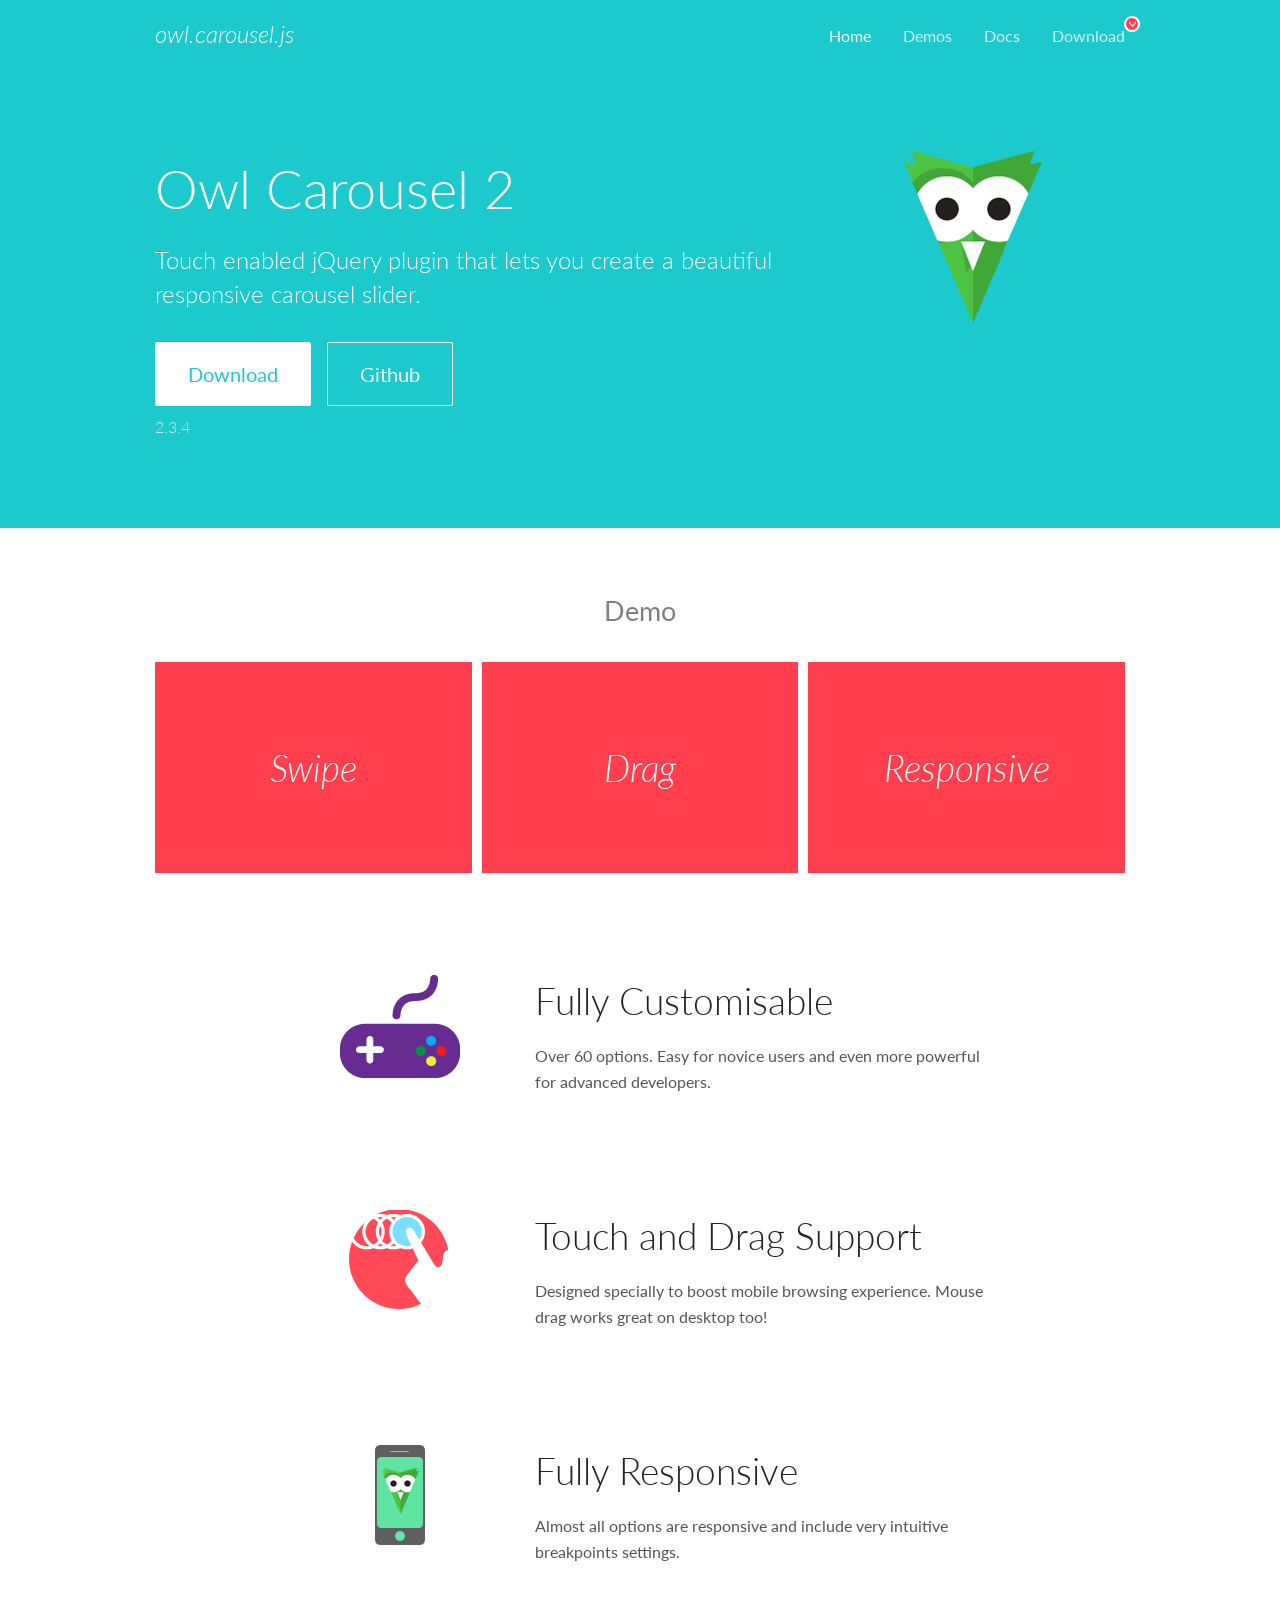
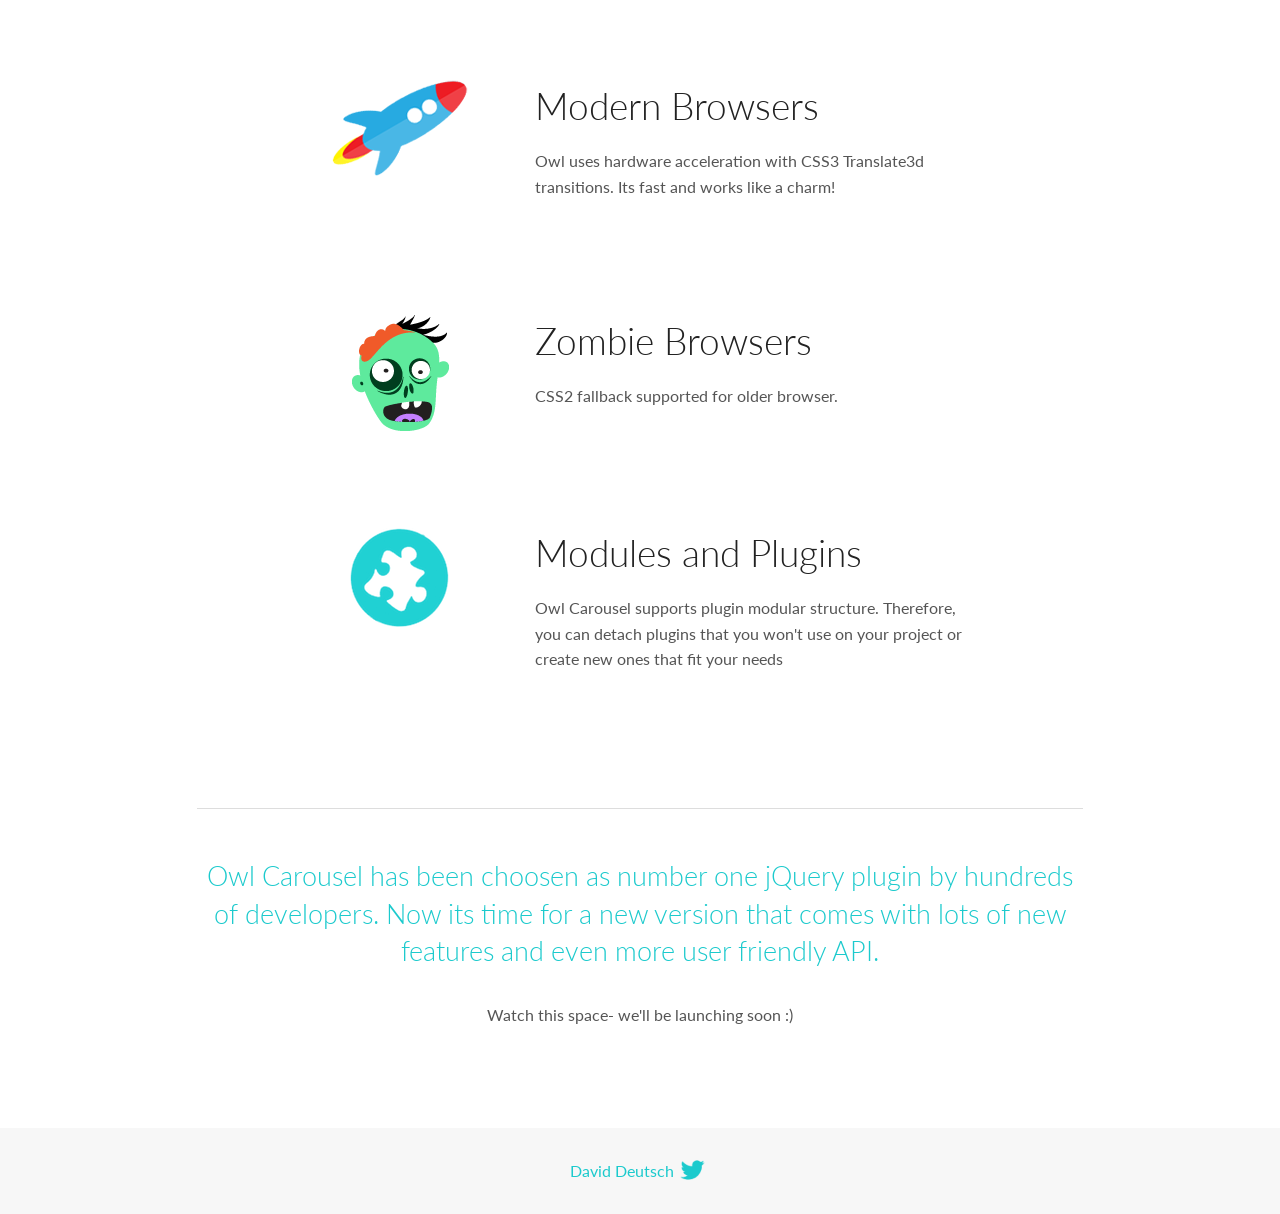
<file: assets/scripts/OwlCarousel2-2.3.4/OwlCarousel2-2.3.4/docs/index.html>
<!DOCTYPE html>
<html lang="en">
  <head>

    <!-- head -->
    <meta charset="utf-8">
    <meta name="msapplication-tap-highlight" content="no" />
    <meta name="viewport" content="width=device-width, initial-scale=1.0" />
    <meta name="description" content="Touch enabled jQuery plugin that lets you create beautiful responsive carousel slider.">
    <meta name="author" content="David Deutsch">
    <title>
      Home | Owl Carousel | 2.3.4
    </title>

    <!-- Stylesheets -->
    <link href='https://fonts.googleapis.com/css?family=Lato:300,400,700,400italic,300italic' rel='stylesheet' type='text/css'>
    <link rel="stylesheet" href="assets/css/docs.theme.min.css">

    <!-- Owl Stylesheets -->
    <link rel="stylesheet" href="assets/owlcarousel/assets/owl.carousel.min.css">
    <link rel="stylesheet" href="assets/owlcarousel/assets/owl.theme.default.min.css">

    <!-- HTML5 shim and Respond.js IE8 support of HTML5 elements and media queries -->

    <!--[if lt IE 9]>
      <script src="https://oss.maxcdn.com/libs/html5shiv/3.7.0/html5shiv.js"></script>
      <script src="https://oss.maxcdn.com/libs/respond.js/1.3.0/respond.min.js"></script>
    <![endif]-->

    <!-- Favicons -->
    <link rel="apple-touch-icon-precomposed" sizes="144x144" href="assets/ico/apple-touch-icon-144-precomposed.png">
    <link rel="shortcut icon" href="assets/ico/favicon.png">
    <link rel="shortcut icon" href="favicon.ico">

    <!-- Yeah i know js should not be in header. Its required for demos.-->

    <!-- javascript -->
    <script src="assets/vendors/jquery.min.js"></script>
    <script src="assets/owlcarousel/owl.carousel.js"></script>
  </head>
  <body>

    <!-- header -->
    <header class="header">
      <div class="row">
        <div class="large-12 columns">
          <div class="brand left">
            <h3>
              <a href="/OwlCarousel2/">owl.carousel.js</a> 
            </h3>
          </div>
          <a id="toggle-nav" class="right">
            <span></span> <span></span> <span></span> 
          </a> 
          <div class="nav-bar">
            <ul class="clearfix">
              <li class="active">
                <a href="/OwlCarousel2/index.html">Home</a> 
              </li>
              <li> <a href="/OwlCarousel2/demos/demos.html">Demos</a>  </li>
              <li> <a href="/OwlCarousel2/docs/started-welcome.html">Docs</a>  </li>
              <li>
                <a href="https://github.com/OwlCarousel2/OwlCarousel2/archive/2.3.4.zip">Download</a> 
                <span class="download"></span> 
              </li>
            </ul>
          </div>
        </div>
      </div>
    </header>

    <!-- home panel -->
    <section id="hero">
      <div class="row">
        <div class="large-8 medium-8 columns">
          <h1>Owl Carousel 2</h1>
          <h4>Touch enabled jQuery plugin that lets you create a beautiful responsive carousel slider.</h4>
          <a href="https://github.com/OwlCarousel2/OwlCarousel2/archive/2.3.4.zip" class="hero-button">Download</a> 
          <a href="https://github.com/OwlCarousel2/OwlCarousel2" class="hero-button outline">Github</a> 
          <p>2.3.4</p>
        </div>
        <div class="large-4 medium-4 columns">
          <img class="owl-logo" src="assets/img/owl-logo.png" alt="mr. Owl">
        </div>
      </div>
    </section>

    <!-- body -->
    <div class="home-demo">
      <div class="row">
        <div class="large-12 columns">
          <h3>Demo</h3>
          <div class="owl-carousel">
            <div class="item">
              <h2>Swipe</h2>
            </div>
            <div class="item">
              <h2>Drag</h2>
            </div>
            <div class="item">
              <h2>Responsive</h2>
            </div>
            <div class="item">
              <h2>CSS3</h2>
            </div>
            <div class="item">
              <h2>Fast</h2>
            </div>
            <div class="item">
              <h2>Easy</h2>
            </div>
            <div class="item">
              <h2>Free</h2>
            </div>
            <div class="item">
              <h2>Upgradable</h2>
            </div>
            <div class="item">
              <h2>Tons of options</h2>
            </div>
            <div class="item">
              <h2>Infinity</h2>
            </div>
            <div class="item">
              <h2>Auto Width</h2>
            </div>
          </div>
        </div>
      </div>
    </div>
    <script>
      var owl = $('.owl-carousel');
      owl.owlCarousel({
        margin: 10,
        loop: true,
        responsive: {
          0: {
            items: 1
          },
          600: {
            items: 2
          },
          1000: {
            items: 3
          }
        }
      })
    </script>

    <!-- features -->
    <div id="features">
      <div class="row">
        <div class="small-12 medium-9 small-centered columns">
          <section class="row feature">
            <div class="medium-4 small-12 columns">
              <img src="assets/img/feature-options.png" alt="">
            </div>
            <div class="medium-8 small-12 columns">
              <h2>Fully Customisable</h2>
              <p>Over 60 options. Easy for novice users and even more powerful for advanced developers.</p>
            </div>
          </section>
          <section class="row feature">
            <div class="medium-4 small-12 columns">
              <img src="assets/img/feature-drag.png" alt="">
            </div>
            <div class="medium-8 small-12 columns">
              <h2>Touch and Drag Support</h2>
              <p>Designed specially to boost mobile browsing experience. Mouse drag works great on desktop too!</p>
            </div>
          </section>
          <section class="row feature">
            <div class="medium-4 small-12 columns">
              <img src="assets/img/feature-responsive.png" alt="">
            </div>
            <div class="medium-8 small-12 columns">
              <h2>Fully Responsive</h2>
              <p>Almost all options are responsive and include very intuitive breakpoints settings.</p>
            </div>
          </section>
          <section class="row feature">
            <div class="medium-4 small-12 columns">
              <img src="assets/img/feature-modern.png" alt="">
            </div>
            <div class="medium-8 small-12 columns">
              <h2>Modern Browsers</h2>
              <p>Owl uses hardware acceleration with CSS3 Translate3d transitions. Its fast and works like a charm! </p>
            </div>
          </section>
          <section class="row feature">
            <div class="medium-4 small-12 columns">
              <img src="assets/img/feature-zombie.png" alt="">
            </div>
            <div class="medium-8 small-12 columns">
              <h2>Zombie Browsers</h2>
              <p>CSS2 fallback supported for older browser.</p>
            </div>
          </section>
          <section class="row feature">
            <div class="medium-4 small-12 columns">
              <img src="assets/img/feature-module.png" alt="">
            </div>
            <div class="medium-8 small-12 columns">
              <h2>Modules and Plugins</h2>
              <p>Owl Carousel supports plugin modular structure. Therefore, you can detach plugins that you won&#x27;t use on your project or create new ones that fit your needs</p>
            </div>
          </section>
        </div>
      </div>
    </div>

    <!-- footer -->
    <section id="teaser-text">
      <div class="row">
        <div class="small-12 medium-11 small-centered columns">
          <hr>
          <h3 id="owl-carousel-has-been-choosen-as-number-one-jquery-plugin-by-hundreds-of-developers-now-its-time-for-a-new-version-that-comes-with-lots-of-new-features-and-even-more-user-friendly-api-">Owl Carousel has been choosen as number one jQuery plugin by hundreds of developers. Now its time for a new version that comes with lots of new features and even more user friendly API.</h3>
          <p>Watch this space- we&#39;ll be launching soon :)</p>
        </div>
      </div>
    </section>

    <!-- footer -->
    <footer class="footer">
      <div class="row">
        <div class="large-12 columns">
          <h5>
            <a href="/OwlCarousel2/docs/support-contact.html">David Deutsch</a> 
            <a id="custom-tweet-button" href="https://twitter.com/share?url=https://github.com/OwlCarousel2/OwlCarousel2&text=Owl Carousel - This is so awesome! " target="_blank"></a> 
          </h5>
        </div>
      </div>
    </footer>

    <!-- vendors -->
    <script src="assets/vendors/highlight.js"></script>
    <script src="assets/js/app.js"></script>
  </body>
</html>
</file>
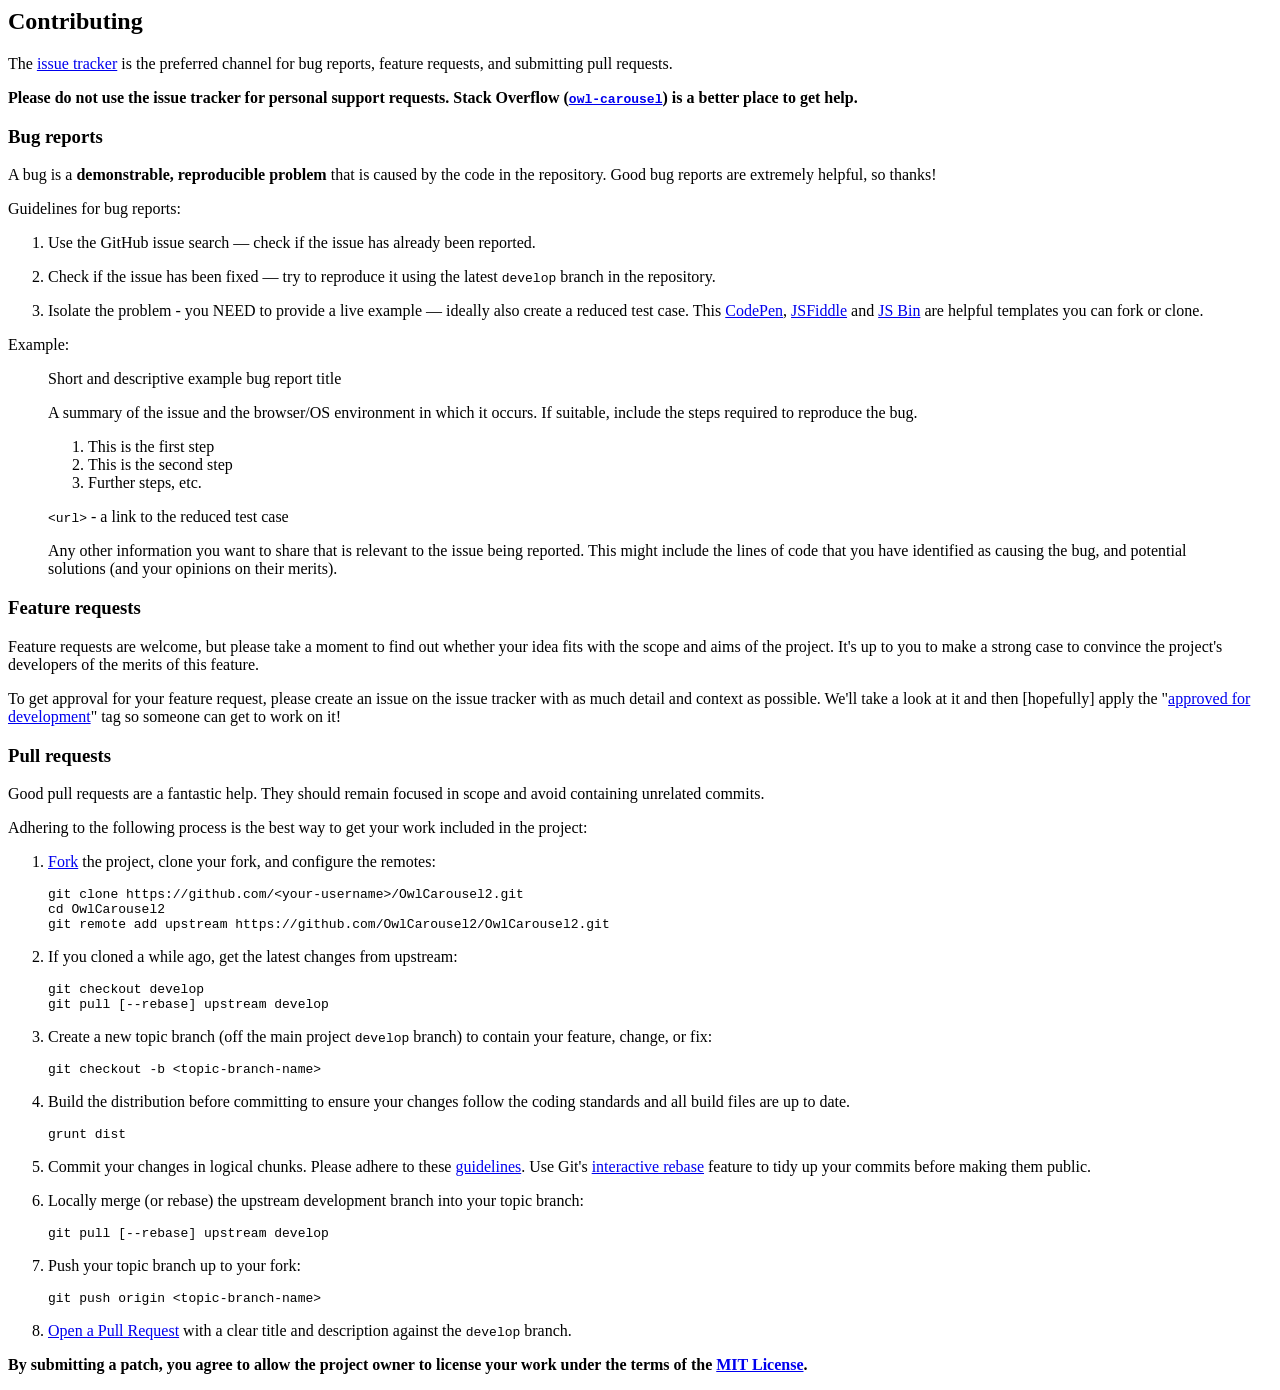
<file: assets/scripts/OwlCarousel2-2.3.4/OwlCarousel2-2.3.4/CONTRIBUTING.html>
<html>
      <head>
        <meta charset="UTF-8">
        <title>CONTRIBUTING.md</title>
      </head>
      <body>
        <h2 id="contributing">Contributing</h2>
<p>The <a href="https://github.com/OwlCarousel2/OwlCarousel2/issues">issue tracker</a> is the preferred channel for bug reports, feature requests, and submitting pull requests.</p>
<p><strong>Please do not use the issue tracker for personal support requests. Stack Overflow (<a href="https://stackoverflow.com/questions/tagged/owl-carousel"><code>owl-carousel</code></a>) is a better place to get help.</strong></p>
<h3 id="bug-reports">Bug reports</h3>
<p>A bug is a <strong>demonstrable, reproducible problem</strong> that is caused by the code in the repository. Good bug reports are extremely helpful, so thanks!</p>
<p>Guidelines for bug reports:</p>
<ol>
<li><p>Use the GitHub issue search — check if the issue has already been reported.</p>
</li>
<li><p>Check if the issue has been fixed — try to reproduce it using the latest <code>develop</code> branch in the repository.</p>
</li>
<li><p>Isolate the problem - you NEED to provide a live example — ideally also create a reduced test case. This <a href="https://codepen.io/anon/pen/prvbMp">CodePen</a>, <a href="https://jsfiddle.net/h8x8bvn9/2/">JSFiddle</a> and <a href="https://jsbin.com/bojonaceve/2/edit?html,js,output">JS Bin</a> are helpful templates you can fork or clone.</p>
</li>
</ol>
<p>Example:</p>
<blockquote>
<p>Short and descriptive example bug report title</p>
<p>A summary of the issue and the browser/OS environment in which it occurs. If suitable, include the steps required to reproduce the bug.</p>
<ol>
<li>This is the first step</li>
<li>This is the second step</li>
<li>Further steps, etc.</li>
</ol>
<p><code>&lt;url&gt;</code> - a link to the reduced test case</p>
<p>Any other information you want to share that is relevant to the issue being reported. This might include the lines of code that you have identified as causing the bug, and potential solutions (and your opinions on their merits).</p>
</blockquote>
<h3 id="feature-requests">Feature requests</h3>
<p>Feature requests are welcome, but please take a moment to find out whether your idea fits with the scope and aims of the project. It&#39;s up to you to make a strong case to convince the project&#39;s developers of the merits of this feature.</p>
<p>To get approval for your feature request, please create an issue on the issue tracker with as much detail and context as possible. We&#39;ll take a look at it and then [hopefully] apply the &quot;<a href="https://github.com/OwlCarousel2/OwlCarousel2/labels/approved%20for%20development">approved for development</a>&quot; tag so someone can get to work on it!</p>
<h3 id="pull-requests">Pull requests</h3>
<p>Good pull requests are a fantastic help. They should remain focused in scope and avoid containing unrelated commits.</p>
<p>Adhering to the following process is the best way to get your work included in the project:</p>
<ol>
<li><p><a href="https://help.github.com/fork-a-repo/">Fork</a> the project, clone your fork, and configure the remotes:</p>
<pre><code class="lang-bash">git clone https://github.com/&lt;your-username&gt;/OwlCarousel2.git
cd OwlCarousel2
git remote add upstream https://github.com/OwlCarousel2/OwlCarousel2.git
</code></pre>
</li>
<li><p>If you cloned a while ago, get the latest changes from upstream:</p>
<pre><code class="lang-bash">git checkout develop
git pull [--rebase] upstream develop
</code></pre>
</li>
<li><p>Create a new topic branch (off the main project <code>develop</code> branch) to contain your feature, change, or fix:</p>
<pre><code class="lang-bash">git checkout -b &lt;topic-branch-name&gt;
</code></pre>
</li>
<li><p>Build the distribution before committing to ensure your changes follow the coding standards and all build files are up to date.</p>
<pre><code class="lang-bash">grunt dist
</code></pre>
</li>
<li><p>Commit your changes in logical chunks. Please adhere to these <a href="http://tbaggery.com/2008/04/19/a-note-about-git-commit-messages.html">guidelines</a>. Use Git&#39;s <a href="https://help.github.com/articles/interactive-rebase">interactive rebase</a> feature to tidy up your commits before making them public.</p>
</li>
<li><p>Locally merge (or rebase) the upstream development branch into your topic branch:</p>
<pre><code class="lang-bash">git pull [--rebase] upstream develop
</code></pre>
</li>
<li><p>Push your topic branch up to your fork:</p>
<pre><code class="lang-bash">git push origin &lt;topic-branch-name&gt;
</code></pre>
</li>
<li><p><a href="https://help.github.com/articles/using-pull-requests/">Open a Pull Request</a> with a clear title and description against the <code>develop</code> branch.</p>
</li>
</ol>
<p><strong>By submitting a patch, you agree to allow the project owner to license your work under the terms of the <a href="LICENSE">MIT License</a>.</strong></p>

      </body>
    </html>
</file>
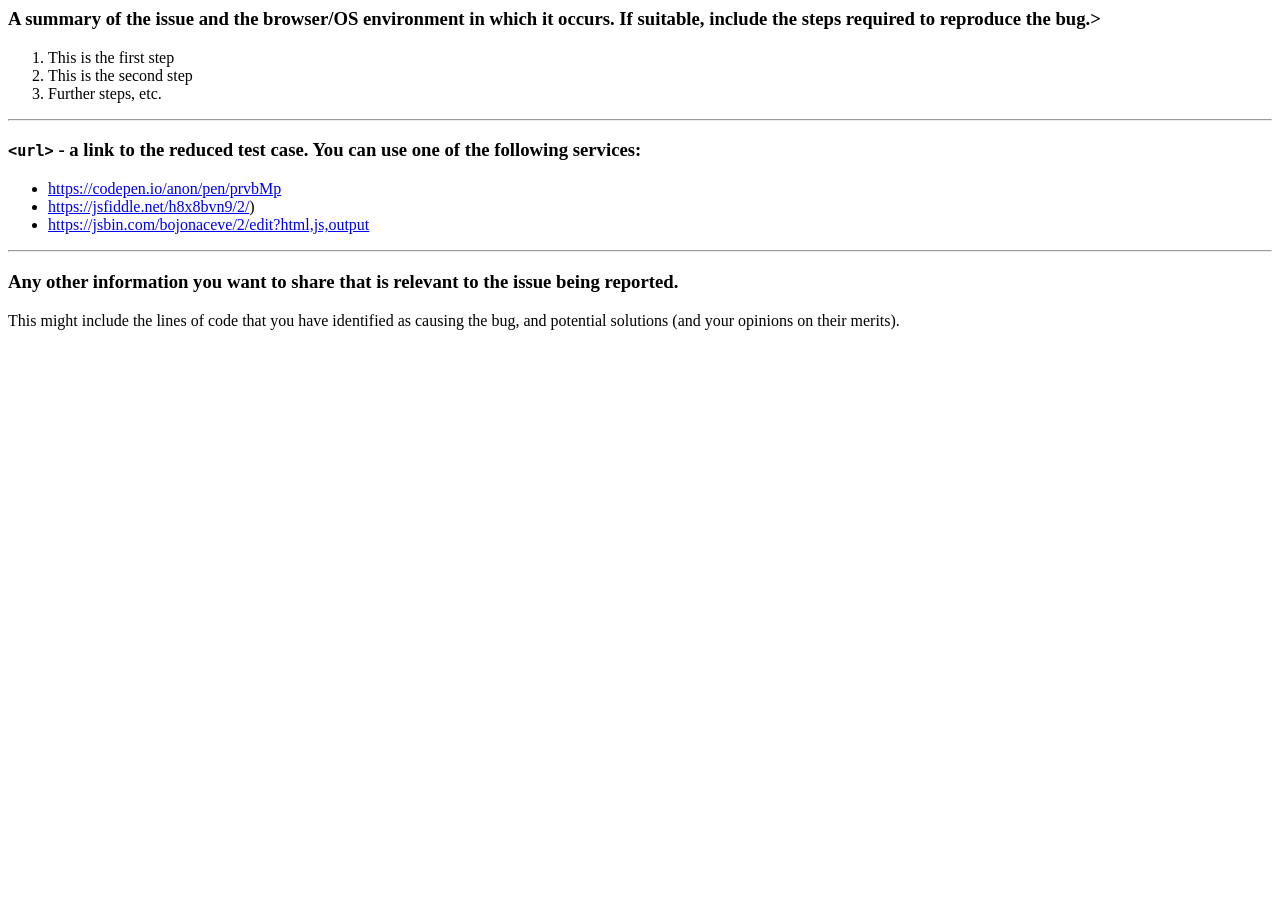
<file: assets/scripts/OwlCarousel2-2.3.4/OwlCarousel2-2.3.4/ISSUE_TEMPLATE.html>
<html>
      <head>
        <meta charset="UTF-8">
        <title>ISSUE_TEMPLATE.md</title>
      </head>
      <body>
        <h3 id="a-summary-of-the-issue-and-the-browser-os-environment-in-which-it-occurs-if-suitable-include-the-steps-required-to-reproduce-the-bug-">A summary of the issue and the browser/OS environment in which it occurs. If suitable, include the steps required to reproduce the bug.&gt;</h3>
<ol>
<li>This is the first step</li>
<li>This is the second step</li>
<li>Further steps, etc.</li>
</ol>
<hr>
<h3 id="url-a-link-to-the-reduced-test-case-you-can-use-one-of-the-following-services-"><code>&lt;url&gt;</code> - a link to the reduced test case. You can use one of the following services:</h3>
<ul>
<li><a href="https://codepen.io/anon/pen/prvbMp">https://codepen.io/anon/pen/prvbMp</a></li>
<li><a href="https://jsfiddle.net/h8x8bvn9/2/">https://jsfiddle.net/h8x8bvn9/2/</a>) </li>
<li><a href="https://jsbin.com/bojonaceve/2/edit?html,js,output">https://jsbin.com/bojonaceve/2/edit?html,js,output</a></li>
</ul>
<hr>
<h3 id="any-other-information-you-want-to-share-that-is-relevant-to-the-issue-being-reported-">Any other information you want to share that is relevant to the issue being reported.</h3>
<p>This might include the lines of code that you have identified as causing the bug, and potential solutions (and your opinions on their merits).</p>

      </body>
    </html>
</file>
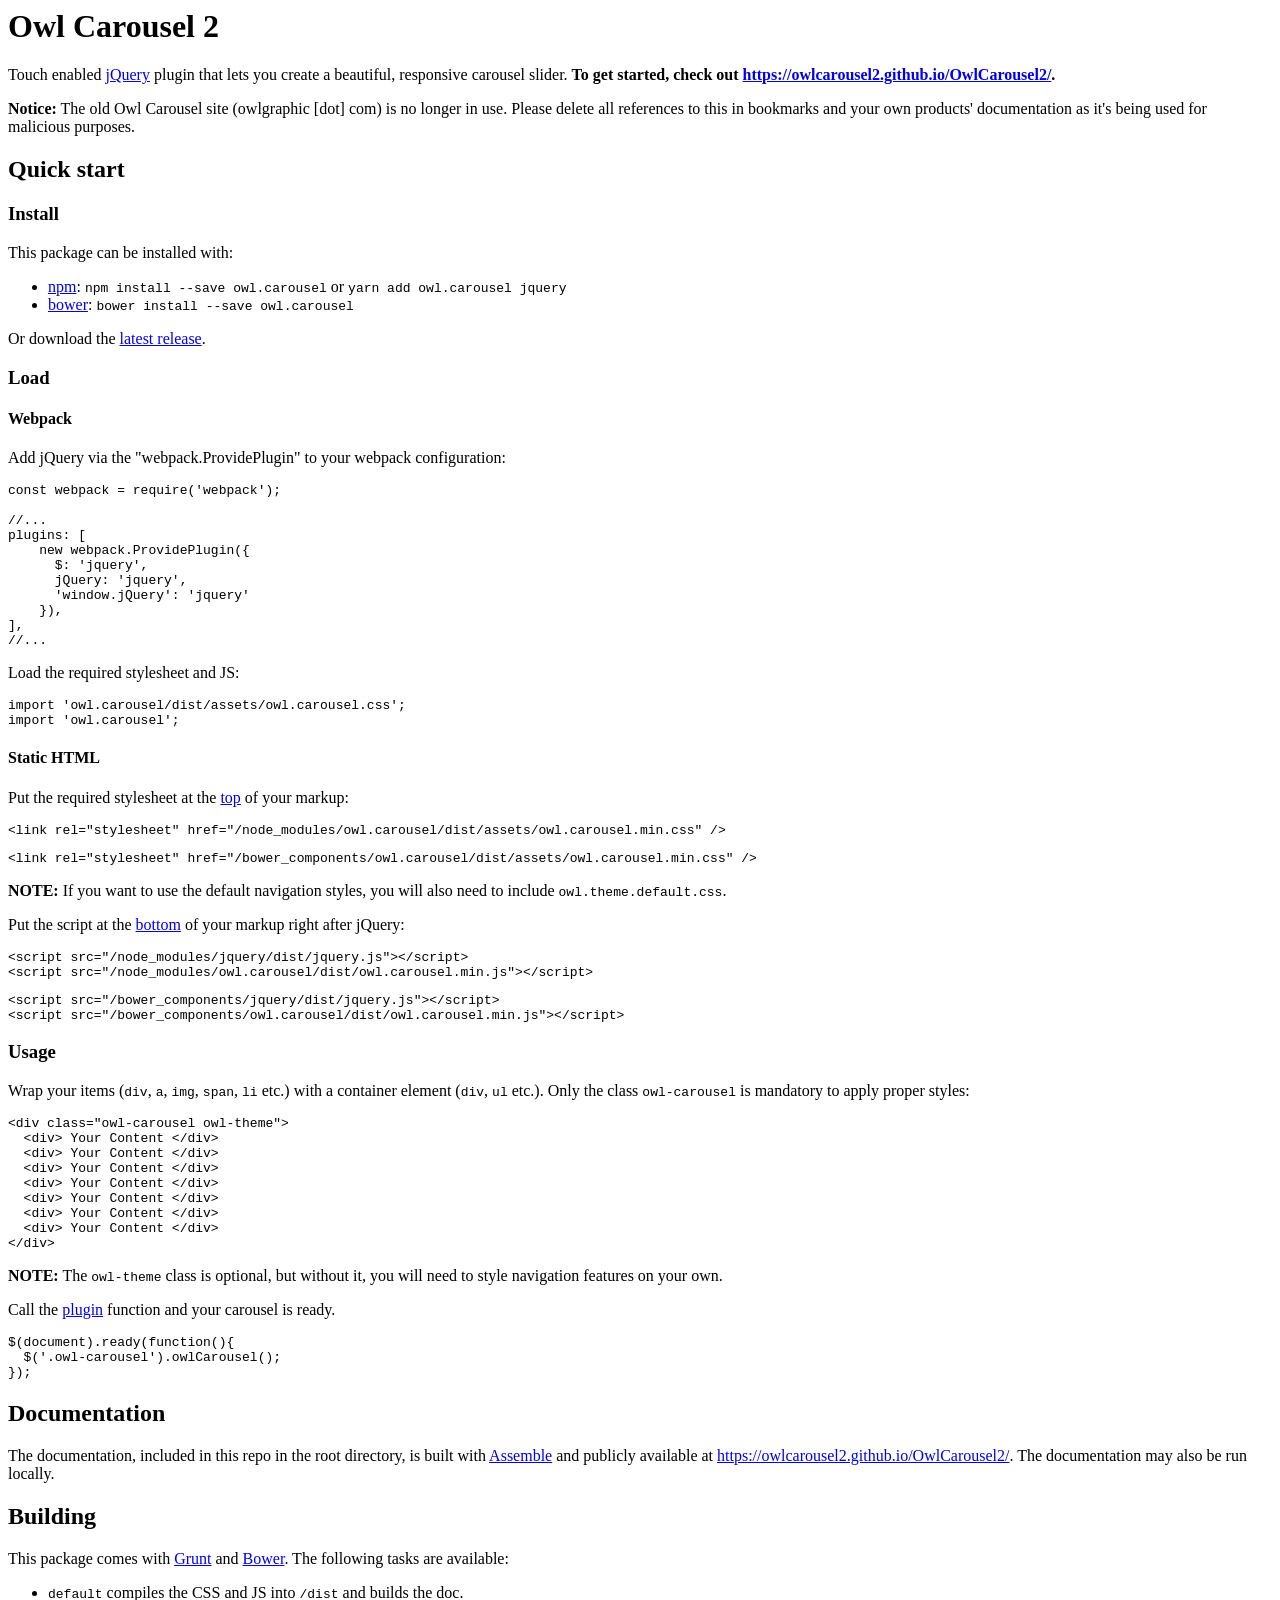
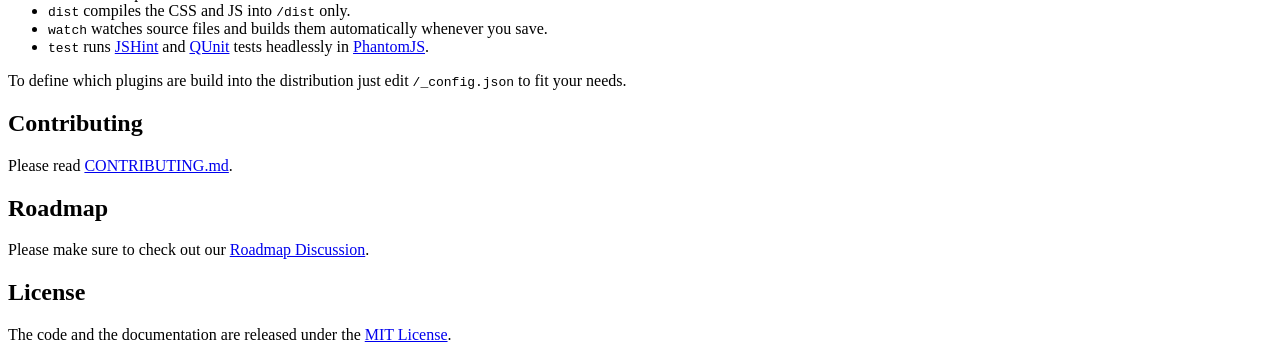
<file: assets/scripts/OwlCarousel2-2.3.4/OwlCarousel2-2.3.4/README.html>
<html>
      <head>
        <meta charset="UTF-8">
        <title>README.md</title>
      </head>
      <body>
        <h1 id="owl-carousel-2">Owl Carousel 2</h1>
<p>Touch enabled <a href="https://jquery.com/">jQuery</a> plugin that lets you create a beautiful, responsive carousel slider. <strong>To get started, check out <a href="https://owlcarousel2.github.io/OwlCarousel2/">https://owlcarousel2.github.io/OwlCarousel2/</a>.</strong></p>
<p><strong>Notice:</strong> The old Owl Carousel site (owlgraphic [dot] com) is no longer in use. Please delete all references to this in bookmarks and your own products&#39; documentation as it&#39;s being used for malicious purposes.</p>
<h2 id="quick-start">Quick start</h2>
<h3 id="install">Install</h3>
<p>This package can be installed with:</p>
<ul>
<li><a href="https://www.npmjs.com/package/owl.carousel">npm</a>: <code>npm install --save owl.carousel</code> or <code>yarn add owl.carousel jquery</code></li>
<li><a href="http://bower.io/search/?q=owl.carousel">bower</a>: <code>bower install --save owl.carousel</code></li>
</ul>
<p>Or download the <a href="https://github.com/OwlCarousel2/OwlCarousel2/releases">latest release</a>.</p>
<h3 id="load">Load</h3>
<h4 id="webpack">Webpack</h4>
<p>Add jQuery via the &quot;webpack.ProvidePlugin&quot; to your webpack configuration:</p>
<pre><code>const webpack = require(&#39;webpack&#39;);

//...
plugins: [
    new webpack.ProvidePlugin({
      $: &#39;jquery&#39;,
      jQuery: &#39;jquery&#39;,
      &#39;window.jQuery&#39;: &#39;jquery&#39;
    }),
],
//...
</code></pre><p>Load the required stylesheet and JS:</p>
<pre><code class="lang-js">import &#39;owl.carousel/dist/assets/owl.carousel.css&#39;;
import &#39;owl.carousel&#39;;
</code></pre>
<h4 id="static-html">Static HTML</h4>
<p>Put the required stylesheet at the <a href="https://developer.yahoo.com/performance/rules.html#css_top">top</a> of your markup:</p>
<pre><code class="lang-html">&lt;link rel=&quot;stylesheet&quot; href=&quot;/node_modules/owl.carousel/dist/assets/owl.carousel.min.css&quot; /&gt;
</code></pre>
<pre><code class="lang-html">&lt;link rel=&quot;stylesheet&quot; href=&quot;/bower_components/owl.carousel/dist/assets/owl.carousel.min.css&quot; /&gt;
</code></pre>
<p><strong>NOTE:</strong> If you want to use the default navigation styles, you will also need to include <code>owl.theme.default.css</code>.</p>
<p>Put the script at the <a href="https://developer.yahoo.com/performance/rules.html#js_bottom">bottom</a> of your markup right after jQuery:</p>
<pre><code class="lang-html">&lt;script src=&quot;/node_modules/jquery/dist/jquery.js&quot;&gt;&lt;/script&gt;
&lt;script src=&quot;/node_modules/owl.carousel/dist/owl.carousel.min.js&quot;&gt;&lt;/script&gt;
</code></pre>
<pre><code class="lang-html">&lt;script src=&quot;/bower_components/jquery/dist/jquery.js&quot;&gt;&lt;/script&gt;
&lt;script src=&quot;/bower_components/owl.carousel/dist/owl.carousel.min.js&quot;&gt;&lt;/script&gt;
</code></pre>
<h3 id="usage">Usage</h3>
<p>Wrap your items (<code>div</code>, <code>a</code>, <code>img</code>, <code>span</code>, <code>li</code> etc.) with a container element (<code>div</code>, <code>ul</code> etc.). Only the class <code>owl-carousel</code> is mandatory to apply proper styles:</p>
<pre><code class="lang-html">&lt;div class=&quot;owl-carousel owl-theme&quot;&gt;
  &lt;div&gt; Your Content &lt;/div&gt;
  &lt;div&gt; Your Content &lt;/div&gt;
  &lt;div&gt; Your Content &lt;/div&gt;
  &lt;div&gt; Your Content &lt;/div&gt;
  &lt;div&gt; Your Content &lt;/div&gt;
  &lt;div&gt; Your Content &lt;/div&gt;
  &lt;div&gt; Your Content &lt;/div&gt;
&lt;/div&gt;
</code></pre>
<p><strong>NOTE:</strong> The <code>owl-theme</code> class is optional, but without it, you will need to style navigation features on your own.</p>
<p>Call the <a href="https://learn.jquery.com/plugins/">plugin</a> function and your carousel is ready.</p>
<pre><code class="lang-javascript">$(document).ready(function(){
  $(&#39;.owl-carousel&#39;).owlCarousel();
});
</code></pre>
<h2 id="documentation">Documentation</h2>
<p>The documentation, included in this repo in the root directory, is built with <a href="http://assemble.io/">Assemble</a> and publicly available at <a href="https://owlcarousel2.github.io/OwlCarousel2/">https://owlcarousel2.github.io/OwlCarousel2/</a>. The documentation may also be run locally.</p>
<h2 id="building">Building</h2>
<p>This package comes with <a href="http://gruntjs.com/">Grunt</a> and <a href="http://bower.io/">Bower</a>. The following tasks are available:</p>
<ul>
<li><code>default</code> compiles the CSS and JS into <code>/dist</code> and builds the doc.</li>
<li><code>dist</code> compiles the CSS and JS into <code>/dist</code> only.</li>
<li><code>watch</code> watches source files and builds them automatically whenever you save.</li>
<li><code>test</code> runs <a href="http://www.jshint.com/">JSHint</a> and <a href="http://qunitjs.com/">QUnit</a> tests headlessly in <a href="http://phantomjs.org/">PhantomJS</a>.</li>
</ul>
<p>To define which plugins are build into the distribution just edit <code>/_config.json</code> to fit your needs.</p>
<h2 id="contributing">Contributing</h2>
<p>Please read <a href="CONTRIBUTING.md">CONTRIBUTING.md</a>.</p>
<h2 id="roadmap">Roadmap</h2>
<p>Please make sure to check out our <a href="https://github.com/OwlCarousel2/OwlCarousel2/issues/1756">Roadmap Discussion</a>.</p>
<h2 id="license">License</h2>
<p>The code and the documentation are released under the <a href="LICENSE">MIT License</a>.</p>

      </body>
    </html>
</file>
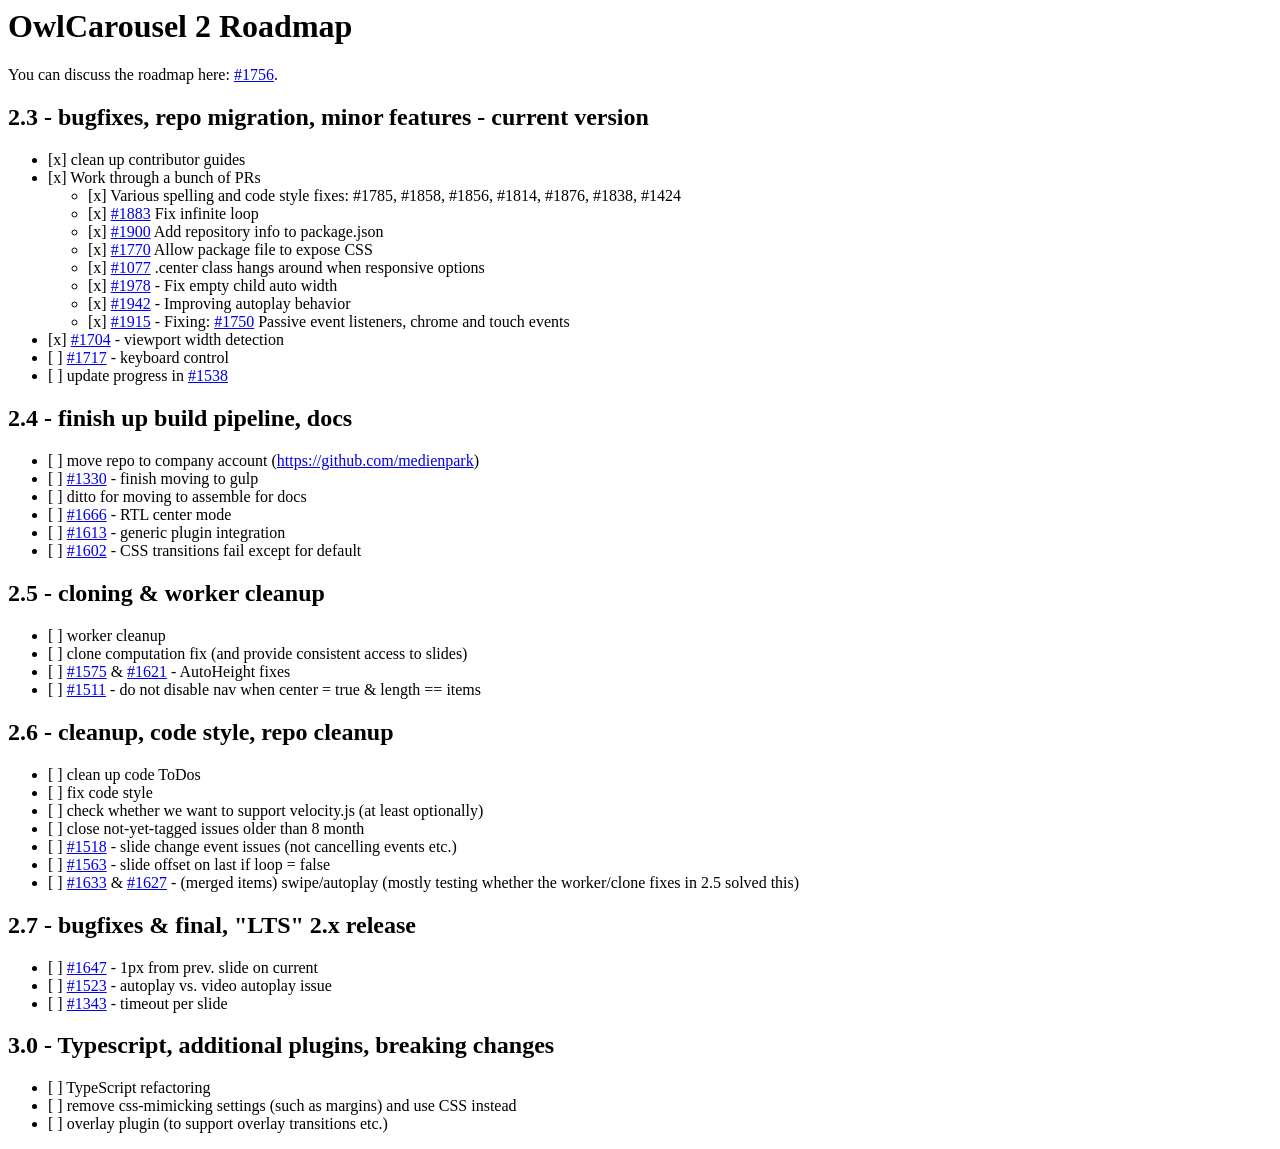
<file: assets/scripts/OwlCarousel2-2.3.4/OwlCarousel2-2.3.4/ROADMAP.html>
<html>
      <head>
        <meta charset="UTF-8">
        <title>ROADMAP.md</title>
      </head>
      <body>
        <h1 id="owlcarousel-2-roadmap">OwlCarousel 2 Roadmap</h1>
<p>You can discuss the roadmap here: <a href="https://github.com/OwlCarousel2/OwlCarousel2/issues/1756">#1756</a>.</p>
<h2 id="2-3-bugfixes-repo-migration-minor-features-current-version">2.3 - bugfixes, repo migration, minor features - current version</h2>
<ul>
<li>[x] clean up contributor guides</li>
<li>[x] Work through a bunch of PRs<ul>
<li>[x] Various spelling and code style fixes: #1785, #1858, #1856, #1814, #1876, #1838, #1424</li>
<li>[x] <a href="https://github.com/OwlCarousel2/OwlCarousel2/pull/1883">#1883</a> Fix infinite loop</li>
<li>[x] <a href="https://github.com/OwlCarousel2/OwlCarousel2/pull/1900">#1900</a> Add repository info to package.json</li>
<li>[x] <a href="https://github.com/OwlCarousel2/OwlCarousel2/pull/1770">#1770</a> Allow package file to expose CSS</li>
<li>[x] <a href="https://github.com/OwlCarousel2/OwlCarousel2/pull/1077">#1077</a> .center class hangs around when responsive options</li>
<li>[x] <a href="https://github.com/OwlCarousel2/OwlCarousel2/pull/1978">#1978</a> - Fix empty child auto width</li>
<li>[x] <a href="https://github.com/OwlCarousel2/OwlCarousel2/pull/1942">#1942</a> - Improving autoplay behavior</li>
<li>[x] <a href="https://github.com/OwlCarousel2/OwlCarousel2/pull/1915">#1915</a> - Fixing: <a href="https://github.com/OwlCarousel2/OwlCarousel2/issues/1750">#1750</a> Passive event listeners, chrome and touch events</li>
</ul>
</li>
<li>[x] <a href="https://github.com/OwlCarousel2/OwlCarousel2/issues/1704">#1704</a> - viewport width detection</li>
<li>[ ] <a href="https://github.com/OwlCarousel2/OwlCarousel2/issues/1717">#1717</a> - keyboard control</li>
<li>[ ] update progress in <a href="https://github.com/OwlCarousel2/OwlCarousel2/issues/1538">#1538</a></li>
</ul>
<h2 id="2-4-finish-up-build-pipeline-docs">2.4 - finish up build pipeline, docs</h2>
<ul>
<li>[ ] move repo to company account (<a href="https://github.com/medienpark">https://github.com/medienpark</a>)</li>
<li>[ ] <a href="https://github.com/OwlCarousel2/OwlCarousel2/issues/1330">#1330</a> - finish moving to gulp</li>
<li>[ ] ditto for moving to assemble for docs</li>
<li>[ ] <a href="https://github.com/OwlCarousel2/OwlCarousel2/issues/1666">#1666</a> - RTL center mode</li>
<li>[ ] <a href="https://github.com/OwlCarousel2/OwlCarousel2/issues/1613">#1613</a> - generic plugin integration</li>
<li>[ ] <a href="https://github.com/OwlCarousel2/OwlCarousel2/issues/1602">#1602</a> - CSS transitions fail except for default</li>
</ul>
<h2 id="2-5-cloning-worker-cleanup">2.5 - cloning &amp; worker cleanup</h2>
<ul>
<li>[ ] worker cleanup</li>
<li>[ ] clone computation fix (and provide consistent access to slides)</li>
<li>[ ] <a href="https://github.com/OwlCarousel2/OwlCarousel2/issues/1575">#1575</a> &amp; <a href="https://github.com/OwlCarousel2/OwlCarousel2/issues/1621">#1621</a> - AutoHeight fixes</li>
<li>[ ] <a href="https://github.com/OwlCarousel2/OwlCarousel2/issues/1511">#1511</a> - do not disable nav when center = true &amp; length == items</li>
</ul>
<h2 id="2-6-cleanup-code-style-repo-cleanup">2.6 - cleanup, code style, repo cleanup</h2>
<ul>
<li>[ ] clean up code ToDos</li>
<li>[ ] fix code style</li>
<li>[ ] check whether we want to support velocity.js (at least optionally)</li>
<li>[ ] close not-yet-tagged issues older than 8 month</li>
<li>[ ] <a href="https://github.com/OwlCarousel2/OwlCarousel2/issues/1518">#1518</a> - slide change event issues (not cancelling events etc.)</li>
<li>[ ] <a href="https://github.com/OwlCarousel2/OwlCarousel2/issues/1563">#1563</a> - slide offset on last if loop = false</li>
<li>[ ] <a href="https://github.com/OwlCarousel2/OwlCarousel2/issues/1633">#1633</a> &amp; <a href="https://github.com/OwlCarousel2/OwlCarousel2/issues/1627">#1627</a> - (merged items) swipe/autoplay (mostly testing whether the worker/clone fixes in 2.5 solved this)</li>
</ul>
<h2 id="2-7-bugfixes-final-lts-2-x-release">2.7 - bugfixes &amp; final, &quot;LTS&quot; 2.x release</h2>
<ul>
<li>[ ] <a href="https://github.com/OwlCarousel2/OwlCarousel2/issues/1647">#1647</a> - 1px from prev. slide on current</li>
<li>[ ] <a href="https://github.com/OwlCarousel2/OwlCarousel2/issues/1523">#1523</a> - autoplay vs. video autoplay issue</li>
<li>[ ] <a href="https://github.com/OwlCarousel2/OwlCarousel2/issues/1343">#1343</a> - timeout per slide</li>
</ul>
<h2 id="3-0-typescript-additional-plugins-breaking-changes">3.0 - Typescript, additional plugins, breaking changes</h2>
<ul>
<li>[ ] TypeScript refactoring</li>
<li>[ ] remove css-mimicking settings (such as margins) and use CSS instead</li>
<li>[ ] overlay plugin (to support overlay transitions etc.)</li>
</ul>

      </body>
    </html>
</file>
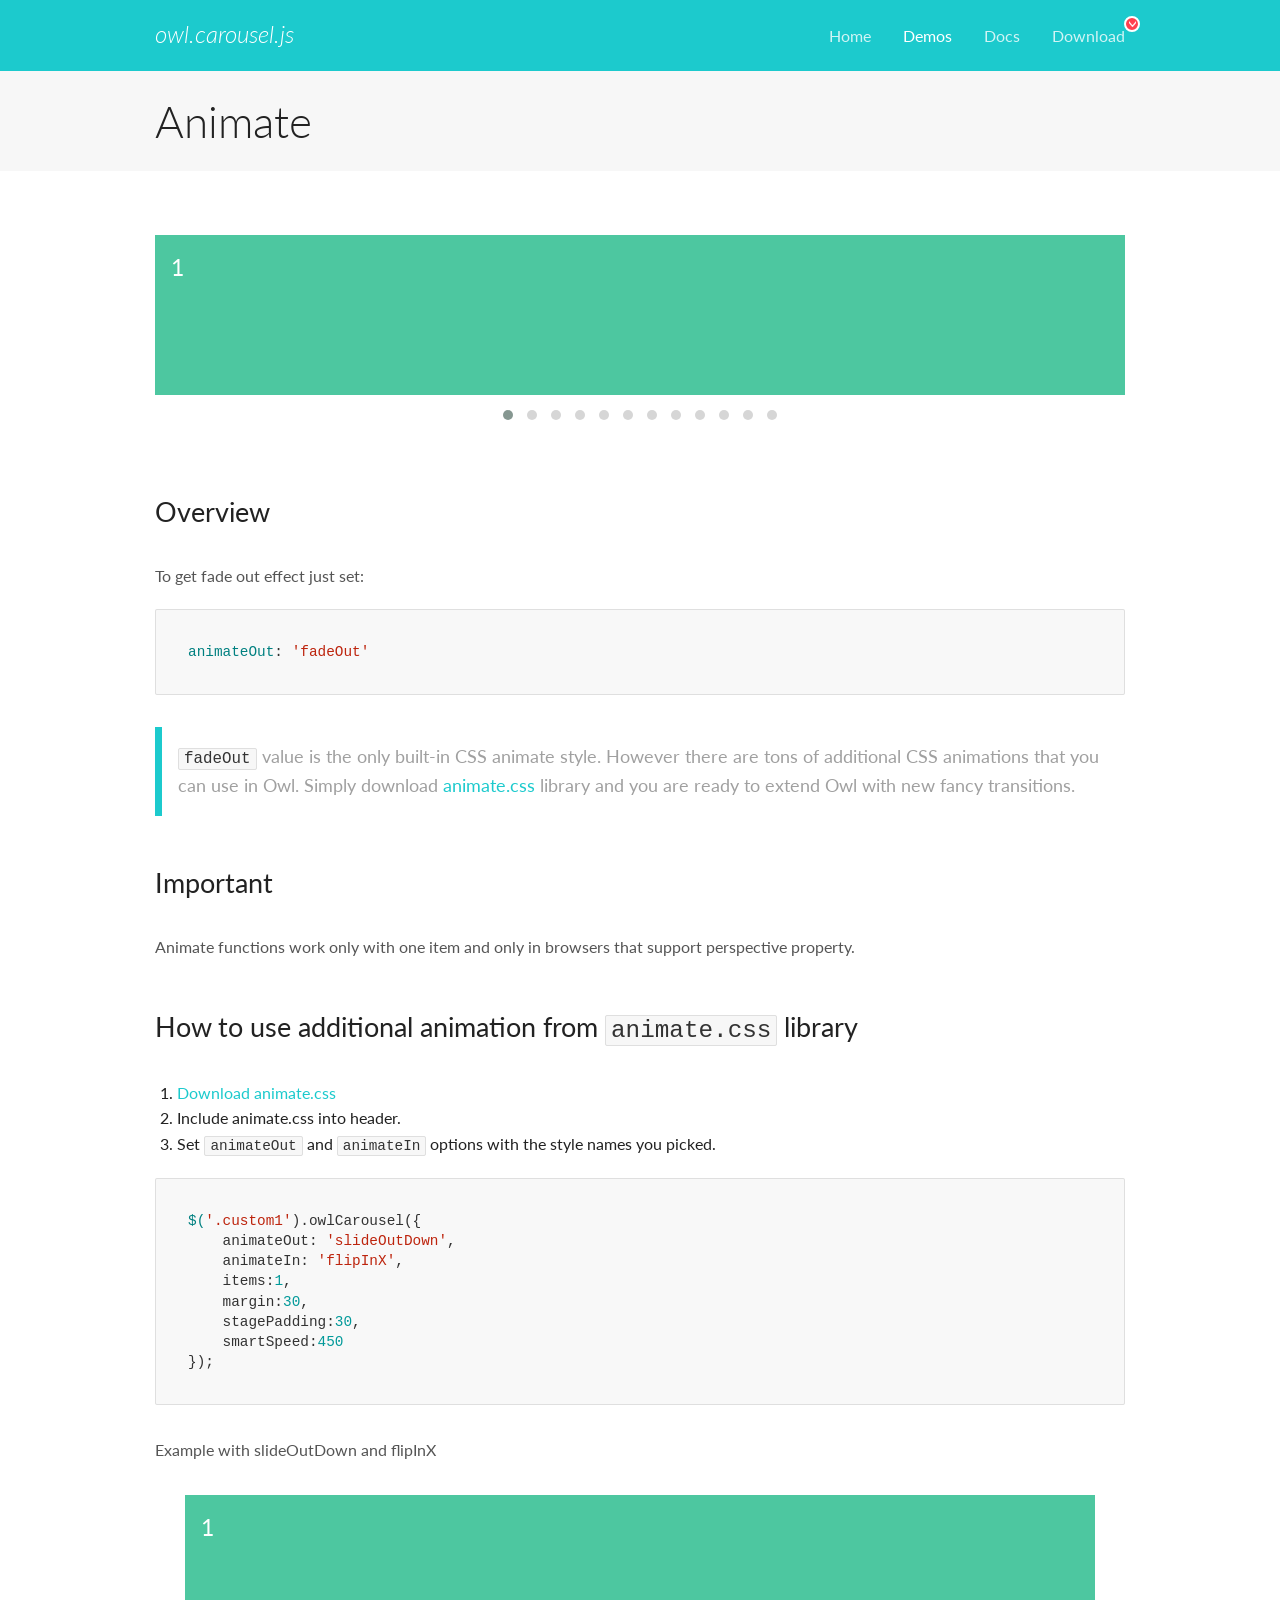
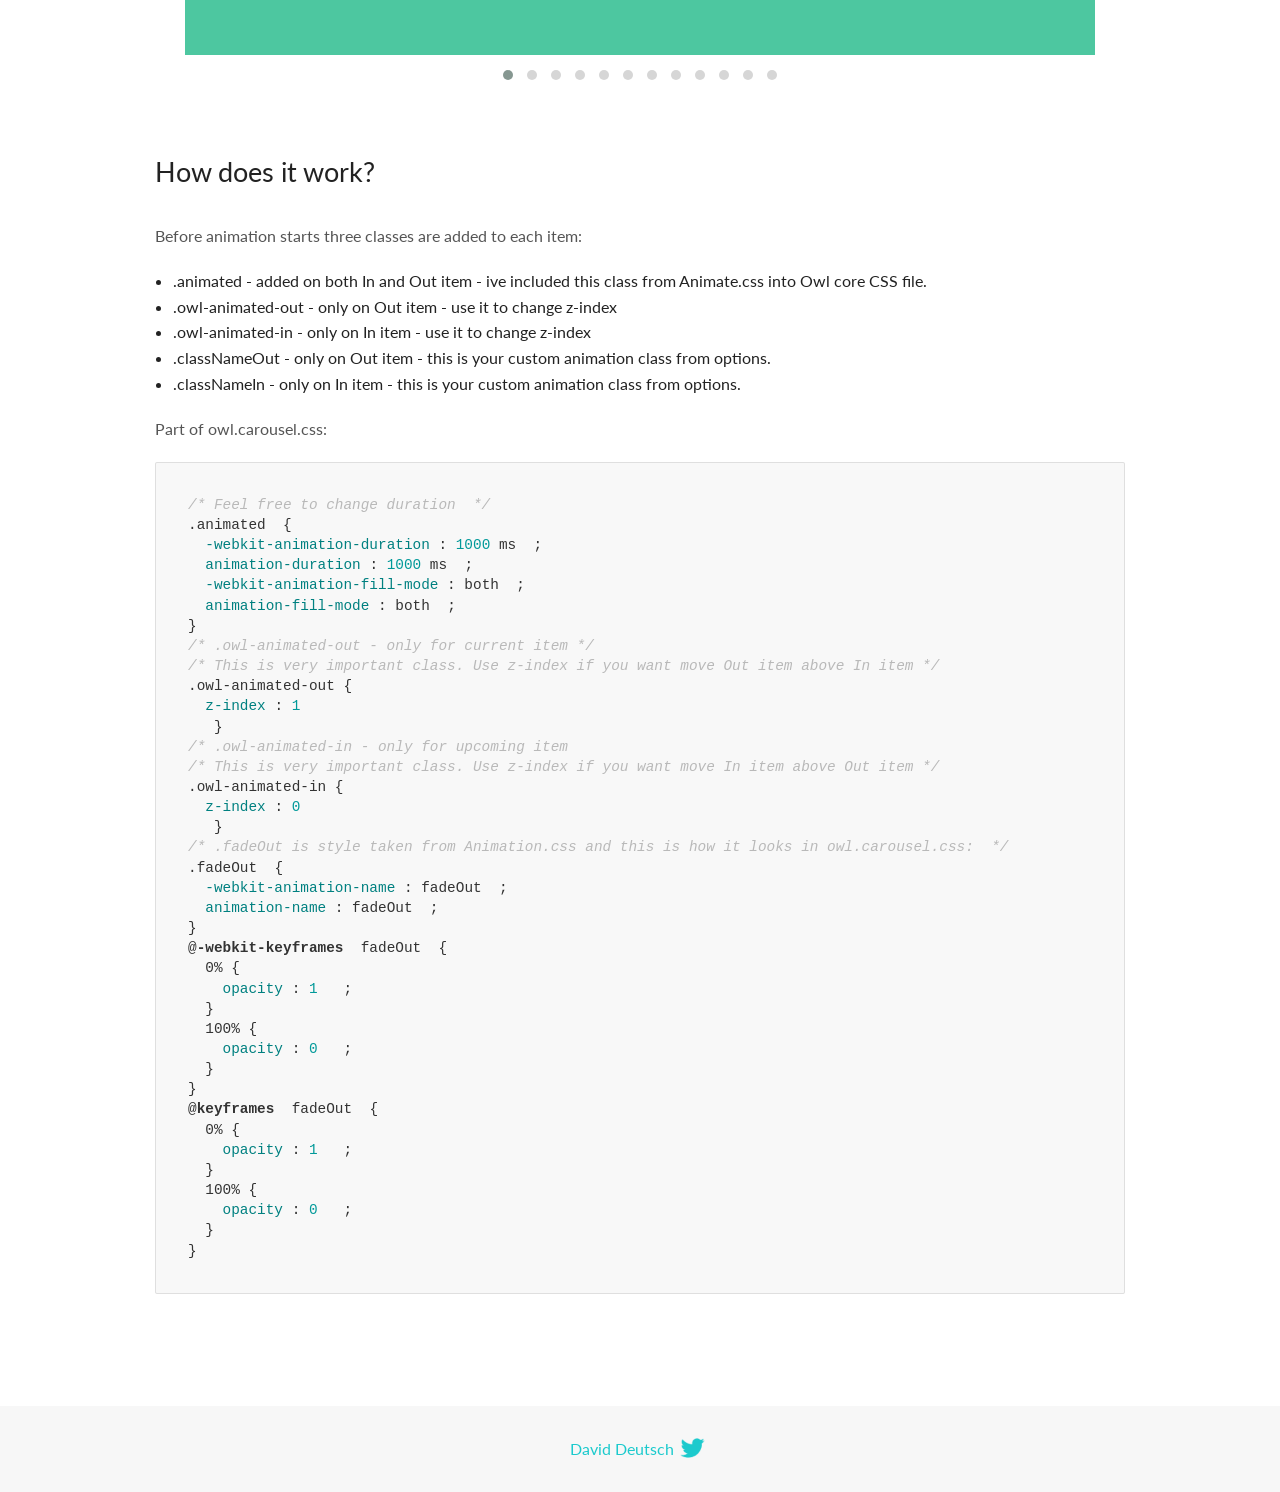
<file: assets/scripts/OwlCarousel2-2.3.4/OwlCarousel2-2.3.4/docs/demos/animate.html>
<!DOCTYPE html>
<html lang="en">
  <head>

    <!-- head -->
    <meta charset="utf-8">
    <meta name="msapplication-tap-highlight" content="no" />
    <meta name="viewport" content="width=device-width, initial-scale=1.0" />
    <meta name="description" content="Animate carousel">
    <meta name="author" content="David Deutsch">
    <title>
      Animate Demo | Owl Carousel | 2.3.4
    </title>

    <!-- Stylesheets -->
    <link href='https://fonts.googleapis.com/css?family=Lato:300,400,700,400italic,300italic' rel='stylesheet' type='text/css'>
    <link rel="stylesheet" href="../assets/css/docs.theme.min.css">

    <!-- Owl Stylesheets -->
    <link rel="stylesheet" href="../assets/owlcarousel/assets/owl.carousel.min.css">
    <link rel="stylesheet" href="../assets/owlcarousel/assets/owl.theme.default.min.css">

    <!-- HTML5 shim and Respond.js IE8 support of HTML5 elements and media queries -->

    <!--[if lt IE 9]>
      <script src="https://oss.maxcdn.com/libs/html5shiv/3.7.0/html5shiv.js"></script>
      <script src="https://oss.maxcdn.com/libs/respond.js/1.3.0/respond.min.js"></script>
    <![endif]-->

    <!-- Favicons -->
    <link rel="apple-touch-icon-precomposed" sizes="144x144" href="../assets/ico/apple-touch-icon-144-precomposed.png">
    <link rel="shortcut icon" href="../assets/ico/favicon.png">
    <link rel="shortcut icon" href="favicon.ico">

    <!-- Yeah i know js should not be in header. Its required for demos.-->

    <!-- javascript -->
    <script src="../assets/vendors/jquery.min.js"></script>
    <script src="../assets/owlcarousel/owl.carousel.js"></script>
  </head>
  <body>

    <!-- header -->
    <header class="header">
      <div class="row">
        <div class="large-12 columns">
          <div class="brand left">
            <h3>
              <a href="/OwlCarousel2/">owl.carousel.js</a> 
            </h3>
          </div>
          <a id="toggle-nav" class="right">
            <span></span> <span></span> <span></span> 
          </a> 
          <div class="nav-bar">
            <ul class="clearfix">
              <li> <a href="/OwlCarousel2/index.html">Home</a>  </li>
              <li class="active">
                <a href="/OwlCarousel2/demos/demos.html">Demos</a> 
              </li>
              <li> <a href="/OwlCarousel2/docs/started-welcome.html">Docs</a>  </li>
              <li>
                <a href="https://github.com/OwlCarousel2/OwlCarousel2/archive/2.3.4.zip">Download</a> 
                <span class="download"></span> 
              </li>
            </ul>
          </div>
        </div>
      </div>
    </header>

    <!-- title -->
    <section class="title">
      <div class="row">
        <div class="large-12 columns">
          <h1>Animate</h1>
        </div>
      </div>
    </section>

    <!--  Demos -->
    <section id="demos">
      <div class="row">
        <div class="large-12 columns">
          <div class="fadeOut owl-carousel owl-theme">
            <div class="item">
              <h4>1</h4>
            </div>
            <div class="item">
              <h4>2</h4>
            </div>
            <div class="item">
              <h4>3</h4>
            </div>
            <div class="item">
              <h4>4</h4>
            </div>
            <div class="item">
              <h4>5</h4>
            </div>
            <div class="item">
              <h4>6</h4>
            </div>
            <div class="item">
              <h4>7</h4>
            </div>
            <div class="item">
              <h4>8</h4>
            </div>
            <div class="item">
              <h4>9</h4>
            </div>
            <div class="item">
              <h4>10</h4>
            </div>
            <div class="item">
              <h4>11</h4>
            </div>
            <div class="item">
              <h4>12</h4>
            </div>
          </div>
          <h3 id="overview">Overview</h3>
          <p>To get fade out effect just set:</p>
          <pre><code>animateOut: &#39;fadeOut&#39;</code></pre>
          <blockquote>
            <p><code>fadeOut</code> value is the only built-in CSS animate style. However there are tons of additional CSS animations that you can use in Owl. Simply download
              <a href="https://daneden.github.io/animate.css/">animate.css</a>  library and you are ready to extend Owl with new fancy transitions.</p>
          </blockquote>
          <h3 id="important">Important</h3>
          <p>Animate functions work only with one item and only in browsers that support perspective property.</p>
          <h3 id="how-to-use-additional-animation-from-animate-css-library">How to use additional animation from <code>animate.css</code> library</h3>
          <ol>
            <li> <a href="https://daneden.github.io/animate.css/">Download animate.css</a>  </li>
            <li>Include animate.css into header.</li>
            <li>Set <code>animateOut</code> and <code>animateIn</code> options with the style names you picked.</li>
          </ol>
          <pre><code>$(&#39;.custom1&#39;).owlCarousel({
    animateOut: &#39;slideOutDown&#39;,
    animateIn: &#39;flipInX&#39;,
    items:1,
    margin:30,
    stagePadding:30,
    smartSpeed:450
});</code></pre>
          <p>Example with slideOutDown and flipInX</p>
          <div class="custom1 owl-carousel owl-theme">
            <div class="item">
              <h4>1</h4>
            </div>
            <div class="item">
              <h4>2</h4>
            </div>
            <div class="item">
              <h4>3</h4>
            </div>
            <div class="item">
              <h4>4</h4>
            </div>
            <div class="item">
              <h4>5</h4>
            </div>
            <div class="item">
              <h4>6</h4>
            </div>
            <div class="item">
              <h4>7</h4>
            </div>
            <div class="item">
              <h4>8</h4>
            </div>
            <div class="item">
              <h4>9</h4>
            </div>
            <div class="item">
              <h4>10</h4>
            </div>
            <div class="item">
              <h4>11</h4>
            </div>
            <div class="item">
              <h4>12</h4>
            </div>
          </div>
          <h3 id="how-does-it-work-">How does it work?</h3>
          <p>Before animation starts three classes are added to each item:</p>
          <ul>
            <li>.animated - added on both In and Out item - ive included this class from Animate.css into Owl core CSS file.</li>
            <li>.owl-animated-out - only on Out item - use it to change z-index</li>
            <li>.owl-animated-in - only on In item - use it to change z-index</li>
            <li>.classNameOut - only on Out item - this is your custom animation class from options.</li>
            <li>.classNameIn - only on In item - this is your custom animation class from options.</li>
          </ul>
          <p>Part of owl.carousel.css:</p>
          <pre><code class="language-css"><span class="comment">/* Feel free to change duration  */</span> 
<span class="class">.animated</span>  <span class="rules">{
  <span class="rule"><span class="attribute">-webkit-animation-duration</span> :<span class="value"> <span class="number">1000</span> ms</span> </span> ;
  <span class="rule"><span class="attribute">animation-duration</span> :<span class="value"> <span class="number">1000</span> ms</span> </span> ;
  <span class="rule"><span class="attribute">-webkit-animation-fill-mode</span> :<span class="value"> both</span> </span> ;
  <span class="rule"><span class="attribute">animation-fill-mode</span> :<span class="value"> both</span> </span> ;
<span class="rule">}</span> </span> 
<span class="comment">/* .owl-animated-out - only for current item */</span> 
<span class="comment">/* This is very important class. Use z-index if you want move Out item above In item */</span> 
<span class="class">.owl-animated-out</span> <span class="rules">{
  <span class="rule"><span class="attribute">z-index</span> :<span class="value"> <span class="number">1</span> 
</span> </span> </span> }
<span class="comment">/* .owl-animated-in - only for upcoming item
/* This is very important class. Use z-index if you want move In item above Out item */</span> 
<span class="class">.owl-animated-in</span> <span class="rules">{
  <span class="rule"><span class="attribute">z-index</span> :<span class="value"> <span class="number">0</span> 
</span> </span> </span> }
<span class="comment">/* .fadeOut is style taken from Animation.css and this is how it looks in owl.carousel.css:  */</span> 
<span class="class">.fadeOut</span>  <span class="rules">{
  <span class="rule"><span class="attribute">-webkit-animation-name</span> :<span class="value"> fadeOut</span> </span> ;
  <span class="rule"><span class="attribute">animation-name</span> :<span class="value"> fadeOut</span> </span> ;
<span class="rule">}</span> </span> 
<span class="at_rule">@<span class="keyword">-webkit-keyframes</span>  fadeOut </span> {
  0% <span class="rules">{
    <span class="rule"><span class="attribute">opacity</span> :<span class="value"> <span class="number">1</span> </span> </span> ;
  <span class="rule">}</span> </span> 
  100% <span class="rules">{
    <span class="rule"><span class="attribute">opacity</span> :<span class="value"> <span class="number">0</span> </span> </span> ;
  <span class="rule">}</span> </span> 
}
<span class="at_rule">@<span class="keyword">keyframes</span>  fadeOut </span> {
  0% <span class="rules">{
    <span class="rule"><span class="attribute">opacity</span> :<span class="value"> <span class="number">1</span> </span> </span> ;
  <span class="rule">}</span> </span> 
  100% <span class="rules">{
    <span class="rule"><span class="attribute">opacity</span> :<span class="value"> <span class="number">0</span> </span> </span> ;
  <span class="rule">}</span> </span> 
}</code></pre>
          <link rel="stylesheet" href="../assets/css/animate.css">
          <script>
            jQuery(document).ready(function($) {
              $('.fadeOut').owlCarousel({
                items: 1,
                animateOut: 'fadeOut',
                loop: true,
                margin: 10,
              });
              $('.custom1').owlCarousel({
                animateOut: 'slideOutDown',
                animateIn: 'flipInX',
                items: 1,
                margin: 30,
                stagePadding: 30,
                smartSpeed: 450
              });
            });
          </script>
        </div>
      </div>
    </section>

    <!-- footer -->
    <footer class="footer">
      <div class="row">
        <div class="large-12 columns">
          <h5>
            <a href="/OwlCarousel2/docs/support-contact.html">David Deutsch</a> 
            <a id="custom-tweet-button" href="https://twitter.com/share?url=https://github.com/OwlCarousel2/OwlCarousel2&text=Owl Carousel - This is so awesome! " target="_blank"></a> 
          </h5>
        </div>
      </div>
    </footer>

    <!-- vendors -->
    <script src="../assets/vendors/highlight.js"></script>
    <script src="../assets/js/app.js"></script>
  </body>
</html>
</file>
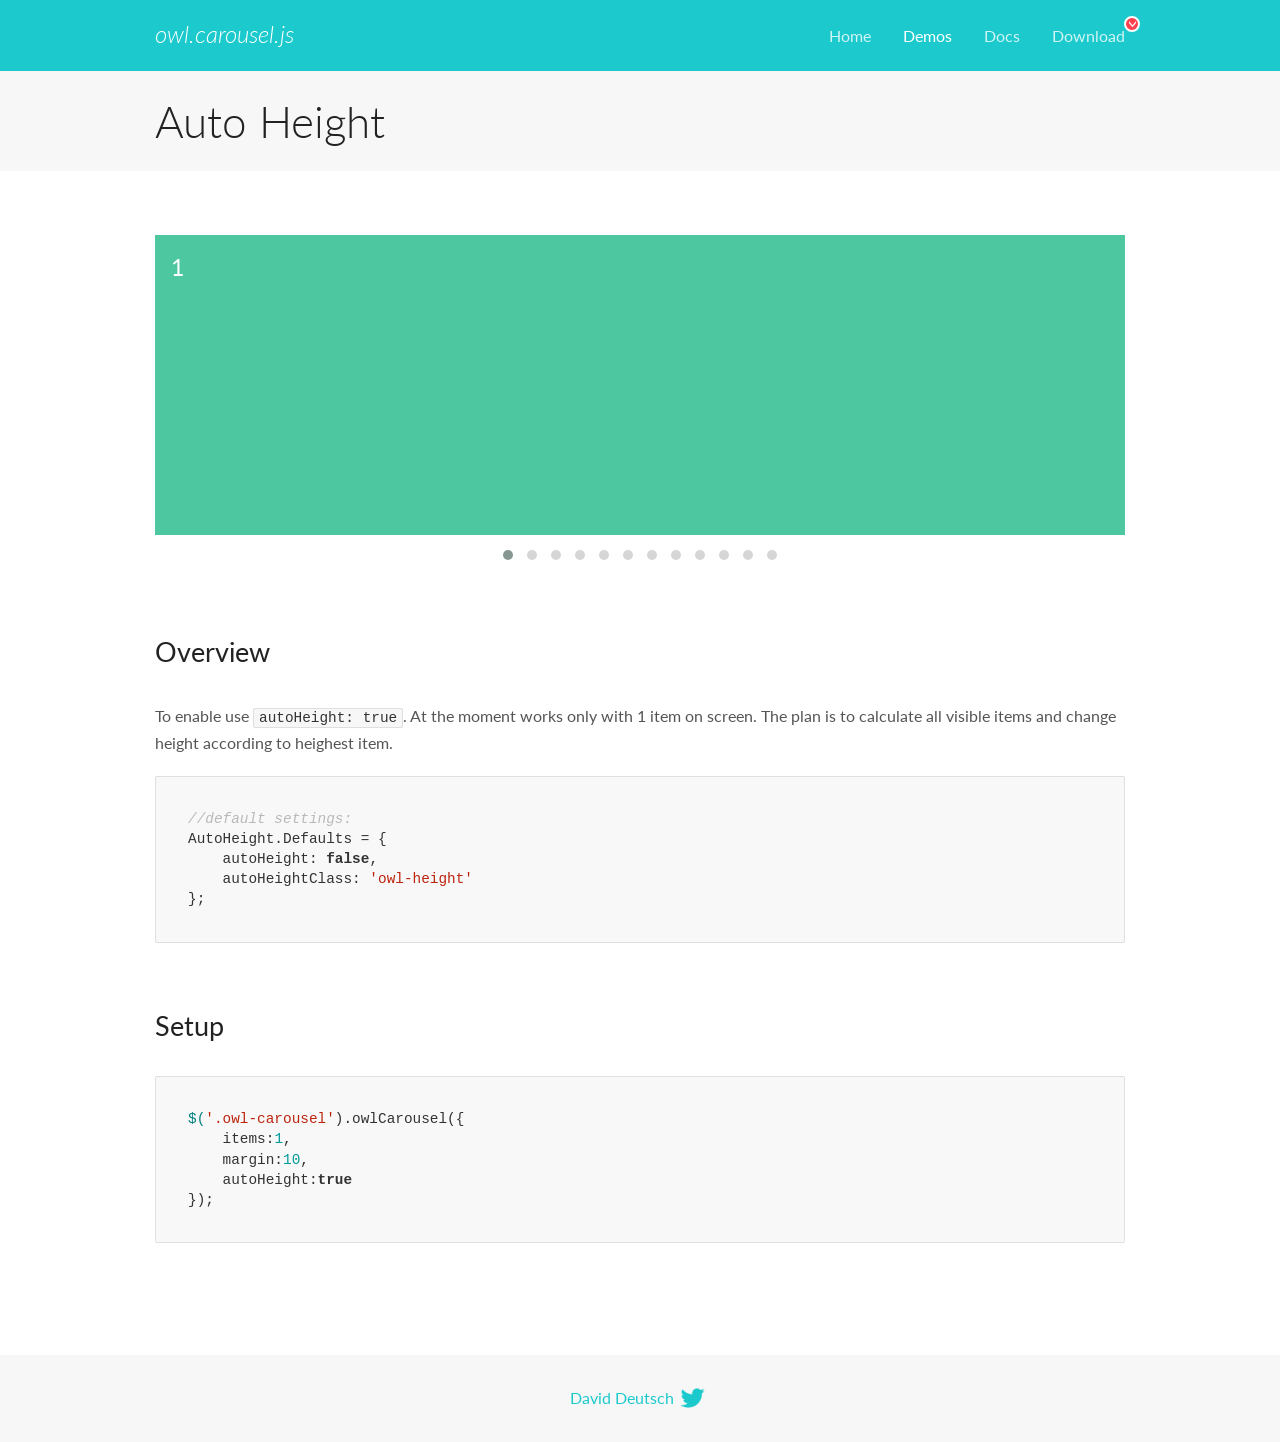
<file: assets/scripts/OwlCarousel2-2.3.4/OwlCarousel2-2.3.4/docs/demos/autoheight.html>
<!DOCTYPE html>
<html lang="en">
  <head>

    <!-- head -->
    <meta charset="utf-8">
    <meta name="msapplication-tap-highlight" content="no" />
    <meta name="viewport" content="width=device-width, initial-scale=1.0" />
    <meta name="description" content="autoHeight usage demo">
    <meta name="author" content="David Deutsch">
    <title>
      Auto Height Demo | Owl Carousel | 2.3.4
    </title>

    <!-- Stylesheets -->
    <link href='https://fonts.googleapis.com/css?family=Lato:300,400,700,400italic,300italic' rel='stylesheet' type='text/css'>
    <link rel="stylesheet" href="../assets/css/docs.theme.min.css">

    <!-- Owl Stylesheets -->
    <link rel="stylesheet" href="../assets/owlcarousel/assets/owl.carousel.min.css">
    <link rel="stylesheet" href="../assets/owlcarousel/assets/owl.theme.default.min.css">

    <!-- HTML5 shim and Respond.js IE8 support of HTML5 elements and media queries -->

    <!--[if lt IE 9]>
      <script src="https://oss.maxcdn.com/libs/html5shiv/3.7.0/html5shiv.js"></script>
      <script src="https://oss.maxcdn.com/libs/respond.js/1.3.0/respond.min.js"></script>
    <![endif]-->

    <!-- Favicons -->
    <link rel="apple-touch-icon-precomposed" sizes="144x144" href="../assets/ico/apple-touch-icon-144-precomposed.png">
    <link rel="shortcut icon" href="../assets/ico/favicon.png">
    <link rel="shortcut icon" href="favicon.ico">

    <!-- Yeah i know js should not be in header. Its required for demos.-->

    <!-- javascript -->
    <script src="../assets/vendors/jquery.min.js"></script>
    <script src="../assets/owlcarousel/owl.carousel.js"></script>
  </head>
  <body>

    <!-- header -->
    <header class="header">
      <div class="row">
        <div class="large-12 columns">
          <div class="brand left">
            <h3>
              <a href="/OwlCarousel2/">owl.carousel.js</a> 
            </h3>
          </div>
          <a id="toggle-nav" class="right">
            <span></span> <span></span> <span></span> 
          </a> 
          <div class="nav-bar">
            <ul class="clearfix">
              <li> <a href="/OwlCarousel2/index.html">Home</a>  </li>
              <li class="active">
                <a href="/OwlCarousel2/demos/demos.html">Demos</a> 
              </li>
              <li> <a href="/OwlCarousel2/docs/started-welcome.html">Docs</a>  </li>
              <li>
                <a href="https://github.com/OwlCarousel2/OwlCarousel2/archive/2.3.4.zip">Download</a> 
                <span class="download"></span> 
              </li>
            </ul>
          </div>
        </div>
      </div>
    </header>

    <!-- title -->
    <section class="title">
      <div class="row">
        <div class="large-12 columns">
          <h1>Auto Height</h1>
        </div>
      </div>
    </section>

    <!--  Demos -->
    <section id="demos">
      <div class="row">
        <div class="large-12 columns">
          <div class="owl-carousel owl-theme">
            <div class="item" style="height:300px">
              <h4>1</h4>
            </div>
            <div class="item" style="height:100px">
              <h4>2</h4>
            </div>
            <div class="item" style="height:500px">
              <h4>3</h4>
            </div>
            <div class="item" style="height:250px">
              <h4>4</h4>
            </div>
            <div class="item" style="height:400px">
              <h4>5</h4>
            </div>
            <div class="item" style="height:500px">
              <h4>6</h4>
            </div>
            <div class="item" style="height:600px">
              <h4>7</h4>
            </div>
            <div class="item" style="height:400px">
              <h4>8</h4>
            </div>
            <div class="item" style="height:300px">
              <h4>9</h4>
            </div>
            <div class="item" style="height:350px">
              <h4>10</h4>
            </div>
            <div class="item" style="height:200px">
              <h4>11</h4>
            </div>
            <div class="item" style="height:150px">
              <h4>12</h4>
            </div>
          </div>
          <h3 id="overview">Overview</h3>
          <p>To enable use <code>autoHeight: true</code>. At the moment works only with 1 item on screen. The plan is to calculate all visible items and change height according to heighest item.</p>
          <pre><code>//default settings:
AutoHeight.Defaults = {
    autoHeight: false,
    autoHeightClass: &#39;owl-height&#39;
};</code></pre>
          <h3 id="setup">Setup</h3>
          <pre><code>$(&#39;.owl-carousel&#39;).owlCarousel({
    items:1,
    margin:10,
    autoHeight:true
});</code></pre>
          <script>
            $(document).ready(function() {
              $('.owl-carousel').owlCarousel({
                items: 1,
                margin: 10,
                autoHeight: true
              });
            })
          </script>
        </div>
      </div>
    </section>

    <!-- footer -->
    <footer class="footer">
      <div class="row">
        <div class="large-12 columns">
          <h5>
            <a href="/OwlCarousel2/docs/support-contact.html">David Deutsch</a> 
            <a id="custom-tweet-button" href="https://twitter.com/share?url=https://github.com/OwlCarousel2/OwlCarousel2&text=Owl Carousel - This is so awesome! " target="_blank"></a> 
          </h5>
        </div>
      </div>
    </footer>

    <!-- vendors -->
    <script src="../assets/vendors/highlight.js"></script>
    <script src="../assets/js/app.js"></script>
  </body>
</html>
</file>
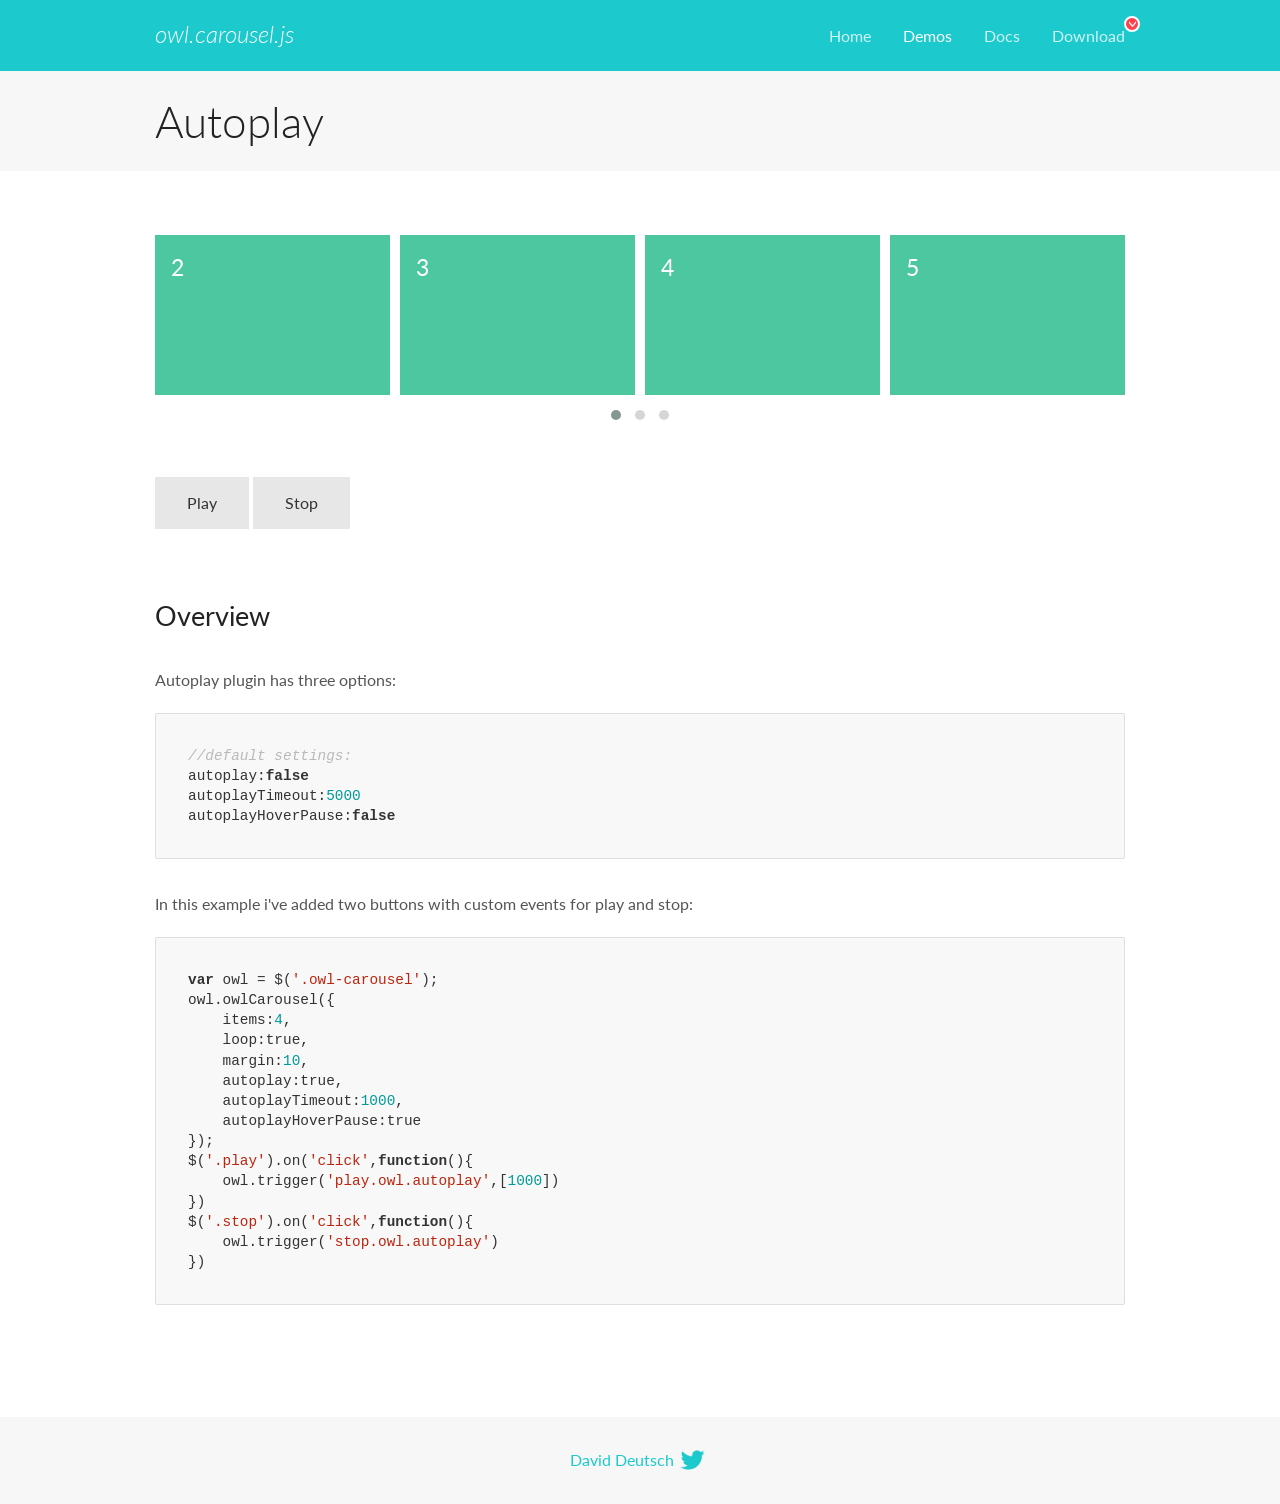
<file: assets/scripts/OwlCarousel2-2.3.4/OwlCarousel2-2.3.4/docs/demos/autoplay.html>
<!DOCTYPE html>
<html lang="en">
  <head>

    <!-- head -->
    <meta charset="utf-8">
    <meta name="msapplication-tap-highlight" content="no" />
    <meta name="viewport" content="width=device-width, initial-scale=1.0" />
    <meta name="description" content="Autoplay usage demo">
    <meta name="author" content="David Deutsch">
    <title>
      Autoplay Demo | Owl Carousel | 2.3.4
    </title>

    <!-- Stylesheets -->
    <link href='https://fonts.googleapis.com/css?family=Lato:300,400,700,400italic,300italic' rel='stylesheet' type='text/css'>
    <link rel="stylesheet" href="../assets/css/docs.theme.min.css">

    <!-- Owl Stylesheets -->
    <link rel="stylesheet" href="../assets/owlcarousel/assets/owl.carousel.min.css">
    <link rel="stylesheet" href="../assets/owlcarousel/assets/owl.theme.default.min.css">

    <!-- HTML5 shim and Respond.js IE8 support of HTML5 elements and media queries -->

    <!--[if lt IE 9]>
      <script src="https://oss.maxcdn.com/libs/html5shiv/3.7.0/html5shiv.js"></script>
      <script src="https://oss.maxcdn.com/libs/respond.js/1.3.0/respond.min.js"></script>
    <![endif]-->

    <!-- Favicons -->
    <link rel="apple-touch-icon-precomposed" sizes="144x144" href="../assets/ico/apple-touch-icon-144-precomposed.png">
    <link rel="shortcut icon" href="../assets/ico/favicon.png">
    <link rel="shortcut icon" href="favicon.ico">

    <!-- Yeah i know js should not be in header. Its required for demos.-->

    <!-- javascript -->
    <script src="../assets/vendors/jquery.min.js"></script>
    <script src="../assets/owlcarousel/owl.carousel.js"></script>
  </head>
  <body>

    <!-- header -->
    <header class="header">
      <div class="row">
        <div class="large-12 columns">
          <div class="brand left">
            <h3>
              <a href="/OwlCarousel2/">owl.carousel.js</a> 
            </h3>
          </div>
          <a id="toggle-nav" class="right">
            <span></span> <span></span> <span></span> 
          </a> 
          <div class="nav-bar">
            <ul class="clearfix">
              <li> <a href="/OwlCarousel2/index.html">Home</a>  </li>
              <li class="active">
                <a href="/OwlCarousel2/demos/demos.html">Demos</a> 
              </li>
              <li> <a href="/OwlCarousel2/docs/started-welcome.html">Docs</a>  </li>
              <li>
                <a href="https://github.com/OwlCarousel2/OwlCarousel2/archive/2.3.4.zip">Download</a> 
                <span class="download"></span> 
              </li>
            </ul>
          </div>
        </div>
      </div>
    </header>

    <!-- title -->
    <section class="title">
      <div class="row">
        <div class="large-12 columns">
          <h1>Autoplay</h1>
        </div>
      </div>
    </section>

    <!--  Demos -->
    <section id="demos">
      <div class="row">
        <div class="large-12 columns">
          <div class="owl-carousel owl-theme">
            <div class="item">
              <h4>1</h4>
            </div>
            <div class="item">
              <h4>2</h4>
            </div>
            <div class="item">
              <h4>3</h4>
            </div>
            <div class="item">
              <h4>4</h4>
            </div>
            <div class="item">
              <h4>5</h4>
            </div>
            <div class="item">
              <h4>6</h4>
            </div>
            <div class="item">
              <h4>7</h4>
            </div>
            <div class="item">
              <h4>8</h4>
            </div>
            <div class="item">
              <h4>9</h4>
            </div>
            <div class="item">
              <h4>10</h4>
            </div>
            <div class="item">
              <h4>11</h4>
            </div>
            <div class="item">
              <h4>12</h4>
            </div>
          </div>
          <a class="button secondary play">Play</a> 
          <a class="button secondary stop">Stop</a> 
          <h3 id="overview">Overview</h3>
          <p>Autoplay plugin has three options:</p>
          <pre><code>//default settings:
autoplay:false
autoplayTimeout:5000
autoplayHoverPause:false</code></pre>
          <p>In this example i&#39;ve added two buttons with custom events for play and stop:</p>
          <pre><code>var owl = $(&#39;.owl-carousel&#39;);
owl.owlCarousel({
    items:4,
    loop:true,
    margin:10,
    autoplay:true,
    autoplayTimeout:1000,
    autoplayHoverPause:true
});
$(&#39;.play&#39;).on(&#39;click&#39;,function(){
    owl.trigger(&#39;play.owl.autoplay&#39;,[1000])
})
$(&#39;.stop&#39;).on(&#39;click&#39;,function(){
    owl.trigger(&#39;stop.owl.autoplay&#39;)
})</code></pre>
          <script>
            $(document).ready(function() {
              var owl = $('.owl-carousel');
              owl.owlCarousel({
                items: 4,
                loop: true,
                margin: 10,
                autoplay: true,
                autoplayTimeout: 1000,
                autoplayHoverPause: true
              });
              $('.play').on('click', function() {
                owl.trigger('play.owl.autoplay', [1000])
              })
              $('.stop').on('click', function() {
                owl.trigger('stop.owl.autoplay')
              })
            })
          </script>
        </div>
      </div>
    </section>

    <!-- footer -->
    <footer class="footer">
      <div class="row">
        <div class="large-12 columns">
          <h5>
            <a href="/OwlCarousel2/docs/support-contact.html">David Deutsch</a> 
            <a id="custom-tweet-button" href="https://twitter.com/share?url=https://github.com/OwlCarousel2/OwlCarousel2&text=Owl Carousel - This is so awesome! " target="_blank"></a> 
          </h5>
        </div>
      </div>
    </footer>

    <!-- vendors -->
    <script src="../assets/vendors/highlight.js"></script>
    <script src="../assets/js/app.js"></script>
  </body>
</html>
</file>
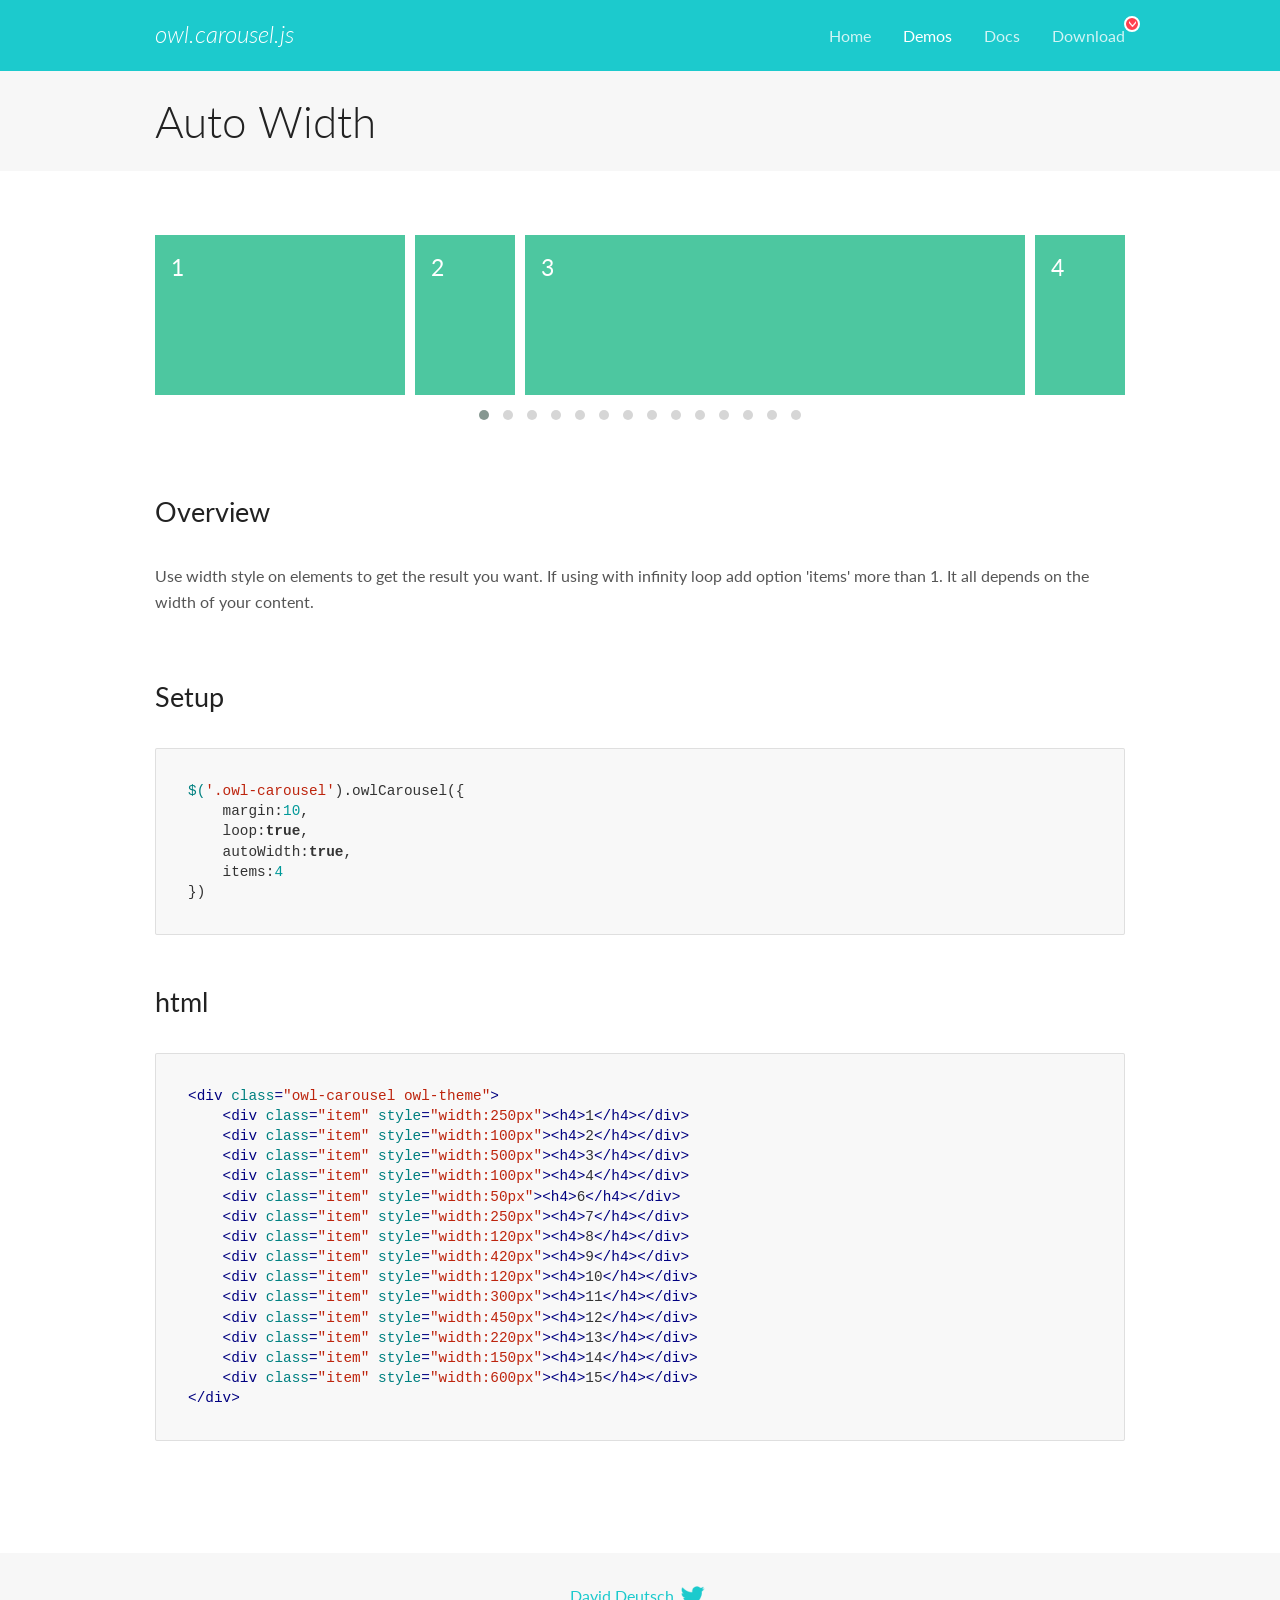
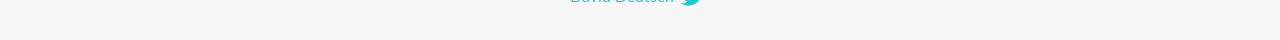
<file: assets/scripts/OwlCarousel2-2.3.4/OwlCarousel2-2.3.4/docs/demos/autowidth.html>
<!DOCTYPE html>
<html lang="en">
  <head>

    <!-- head -->
    <meta charset="utf-8">
    <meta name="msapplication-tap-highlight" content="no" />
    <meta name="viewport" content="width=device-width, initial-scale=1.0" />
    <meta name="description" content="Auto Width">
    <meta name="author" content="David Deutsch">
    <title>
      Auto Width Demo | Owl Carousel | 2.3.4
    </title>

    <!-- Stylesheets -->
    <link href='https://fonts.googleapis.com/css?family=Lato:300,400,700,400italic,300italic' rel='stylesheet' type='text/css'>
    <link rel="stylesheet" href="../assets/css/docs.theme.min.css">

    <!-- Owl Stylesheets -->
    <link rel="stylesheet" href="../assets/owlcarousel/assets/owl.carousel.min.css">
    <link rel="stylesheet" href="../assets/owlcarousel/assets/owl.theme.default.min.css">

    <!-- HTML5 shim and Respond.js IE8 support of HTML5 elements and media queries -->

    <!--[if lt IE 9]>
      <script src="https://oss.maxcdn.com/libs/html5shiv/3.7.0/html5shiv.js"></script>
      <script src="https://oss.maxcdn.com/libs/respond.js/1.3.0/respond.min.js"></script>
    <![endif]-->

    <!-- Favicons -->
    <link rel="apple-touch-icon-precomposed" sizes="144x144" href="../assets/ico/apple-touch-icon-144-precomposed.png">
    <link rel="shortcut icon" href="../assets/ico/favicon.png">
    <link rel="shortcut icon" href="favicon.ico">

    <!-- Yeah i know js should not be in header. Its required for demos.-->

    <!-- javascript -->
    <script src="../assets/vendors/jquery.min.js"></script>
    <script src="../assets/owlcarousel/owl.carousel.js"></script>
  </head>
  <body>

    <!-- header -->
    <header class="header">
      <div class="row">
        <div class="large-12 columns">
          <div class="brand left">
            <h3>
              <a href="/OwlCarousel2/">owl.carousel.js</a> 
            </h3>
          </div>
          <a id="toggle-nav" class="right">
            <span></span> <span></span> <span></span> 
          </a> 
          <div class="nav-bar">
            <ul class="clearfix">
              <li> <a href="/OwlCarousel2/index.html">Home</a>  </li>
              <li class="active">
                <a href="/OwlCarousel2/demos/demos.html">Demos</a> 
              </li>
              <li> <a href="/OwlCarousel2/docs/started-welcome.html">Docs</a>  </li>
              <li>
                <a href="https://github.com/OwlCarousel2/OwlCarousel2/archive/2.3.4.zip">Download</a> 
                <span class="download"></span> 
              </li>
            </ul>
          </div>
        </div>
      </div>
    </header>

    <!-- title -->
    <section class="title">
      <div class="row">
        <div class="large-12 columns">
          <h1>Auto Width</h1>
        </div>
      </div>
    </section>

    <!--  Demos -->
    <section id="demos">
      <div class="row">
        <div class="large-12 columns">
          <div class="owl-carousel owl-theme">
            <div class="item" style="width:250px">
              <h4>1</h4>
            </div>
            <div class="item" style="width:100px">
              <h4>2</h4>
            </div>
            <div class="item" style="width:500px">
              <h4>3</h4>
            </div>
            <div class="item" style="width:100px">
              <h4>4</h4>
            </div>
            <div class="item" style="width:50px">
              <h4>6</h4>
            </div>
            <div class="item" style="width:250px">
              <h4>7</h4>
            </div>
            <div class="item" style="width:120px">
              <h4>8</h4>
            </div>
            <div class="item" style="width:420px">
              <h4>9</h4>
            </div>
            <div class="item" style="width:120px">
              <h4>10</h4>
            </div>
            <div class="item" style="width:300px">
              <h4>11</h4>
            </div>
            <div class="item" style="width:450px">
              <h4>12</h4>
            </div>
            <div class="item" style="width:220px">
              <h4>13</h4>
            </div>
            <div class="item" style="width:150px">
              <h4>14</h4>
            </div>
            <div class="item" style="width:600px">
              <h4>15</h4>
            </div>
          </div>
          <h3 id="overview">Overview</h3>
          <p>Use width style on elements to get the result you want. If using with infinity loop add option &#39;items&#39; more than 1. It all depends on the width of your content.</p>
          <h3 id="setup">Setup</h3>
          <pre><code>$(&#39;.owl-carousel&#39;).owlCarousel({
    margin:10,
    loop:true,
    autoWidth:true,
    items:4
})</code></pre>
          <h3 id="html">html</h3>
          <pre><code>&lt;div class=&quot;owl-carousel owl-theme&quot;&gt;
    &lt;div class=&quot;item&quot; style=&quot;width:250px&quot;&gt;&lt;h4&gt;1&lt;/h4&gt;&lt;/div&gt;
    &lt;div class=&quot;item&quot; style=&quot;width:100px&quot;&gt;&lt;h4&gt;2&lt;/h4&gt;&lt;/div&gt;
    &lt;div class=&quot;item&quot; style=&quot;width:500px&quot;&gt;&lt;h4&gt;3&lt;/h4&gt;&lt;/div&gt;
    &lt;div class=&quot;item&quot; style=&quot;width:100px&quot;&gt;&lt;h4&gt;4&lt;/h4&gt;&lt;/div&gt;
    &lt;div class=&quot;item&quot; style=&quot;width:50px&quot;&gt;&lt;h4&gt;6&lt;/h4&gt;&lt;/div&gt;
    &lt;div class=&quot;item&quot; style=&quot;width:250px&quot;&gt;&lt;h4&gt;7&lt;/h4&gt;&lt;/div&gt;
    &lt;div class=&quot;item&quot; style=&quot;width:120px&quot;&gt;&lt;h4&gt;8&lt;/h4&gt;&lt;/div&gt;
    &lt;div class=&quot;item&quot; style=&quot;width:420px&quot;&gt;&lt;h4&gt;9&lt;/h4&gt;&lt;/div&gt;
    &lt;div class=&quot;item&quot; style=&quot;width:120px&quot;&gt;&lt;h4&gt;10&lt;/h4&gt;&lt;/div&gt;
    &lt;div class=&quot;item&quot; style=&quot;width:300px&quot;&gt;&lt;h4&gt;11&lt;/h4&gt;&lt;/div&gt;
    &lt;div class=&quot;item&quot; style=&quot;width:450px&quot;&gt;&lt;h4&gt;12&lt;/h4&gt;&lt;/div&gt;
    &lt;div class=&quot;item&quot; style=&quot;width:220px&quot;&gt;&lt;h4&gt;13&lt;/h4&gt;&lt;/div&gt;
    &lt;div class=&quot;item&quot; style=&quot;width:150px&quot;&gt;&lt;h4&gt;14&lt;/h4&gt;&lt;/div&gt;
    &lt;div class=&quot;item&quot; style=&quot;width:600px&quot;&gt;&lt;h4&gt;15&lt;/h4&gt;&lt;/div&gt;
&lt;/div&gt;</code></pre>
          <script>
            $(document).ready(function() {
              $('.owl-carousel').owlCarousel({
                margin: 10,
                loop: true,
                autoWidth: true,
                items: 4
              })
            })
          </script>
        </div>
      </div>
    </section>

    <!-- footer -->
    <footer class="footer">
      <div class="row">
        <div class="large-12 columns">
          <h5>
            <a href="/OwlCarousel2/docs/support-contact.html">David Deutsch</a> 
            <a id="custom-tweet-button" href="https://twitter.com/share?url=https://github.com/OwlCarousel2/OwlCarousel2&text=Owl Carousel - This is so awesome! " target="_blank"></a> 
          </h5>
        </div>
      </div>
    </footer>

    <!-- vendors -->
    <script src="../assets/vendors/highlight.js"></script>
    <script src="../assets/js/app.js"></script>
  </body>
</html>
</file>
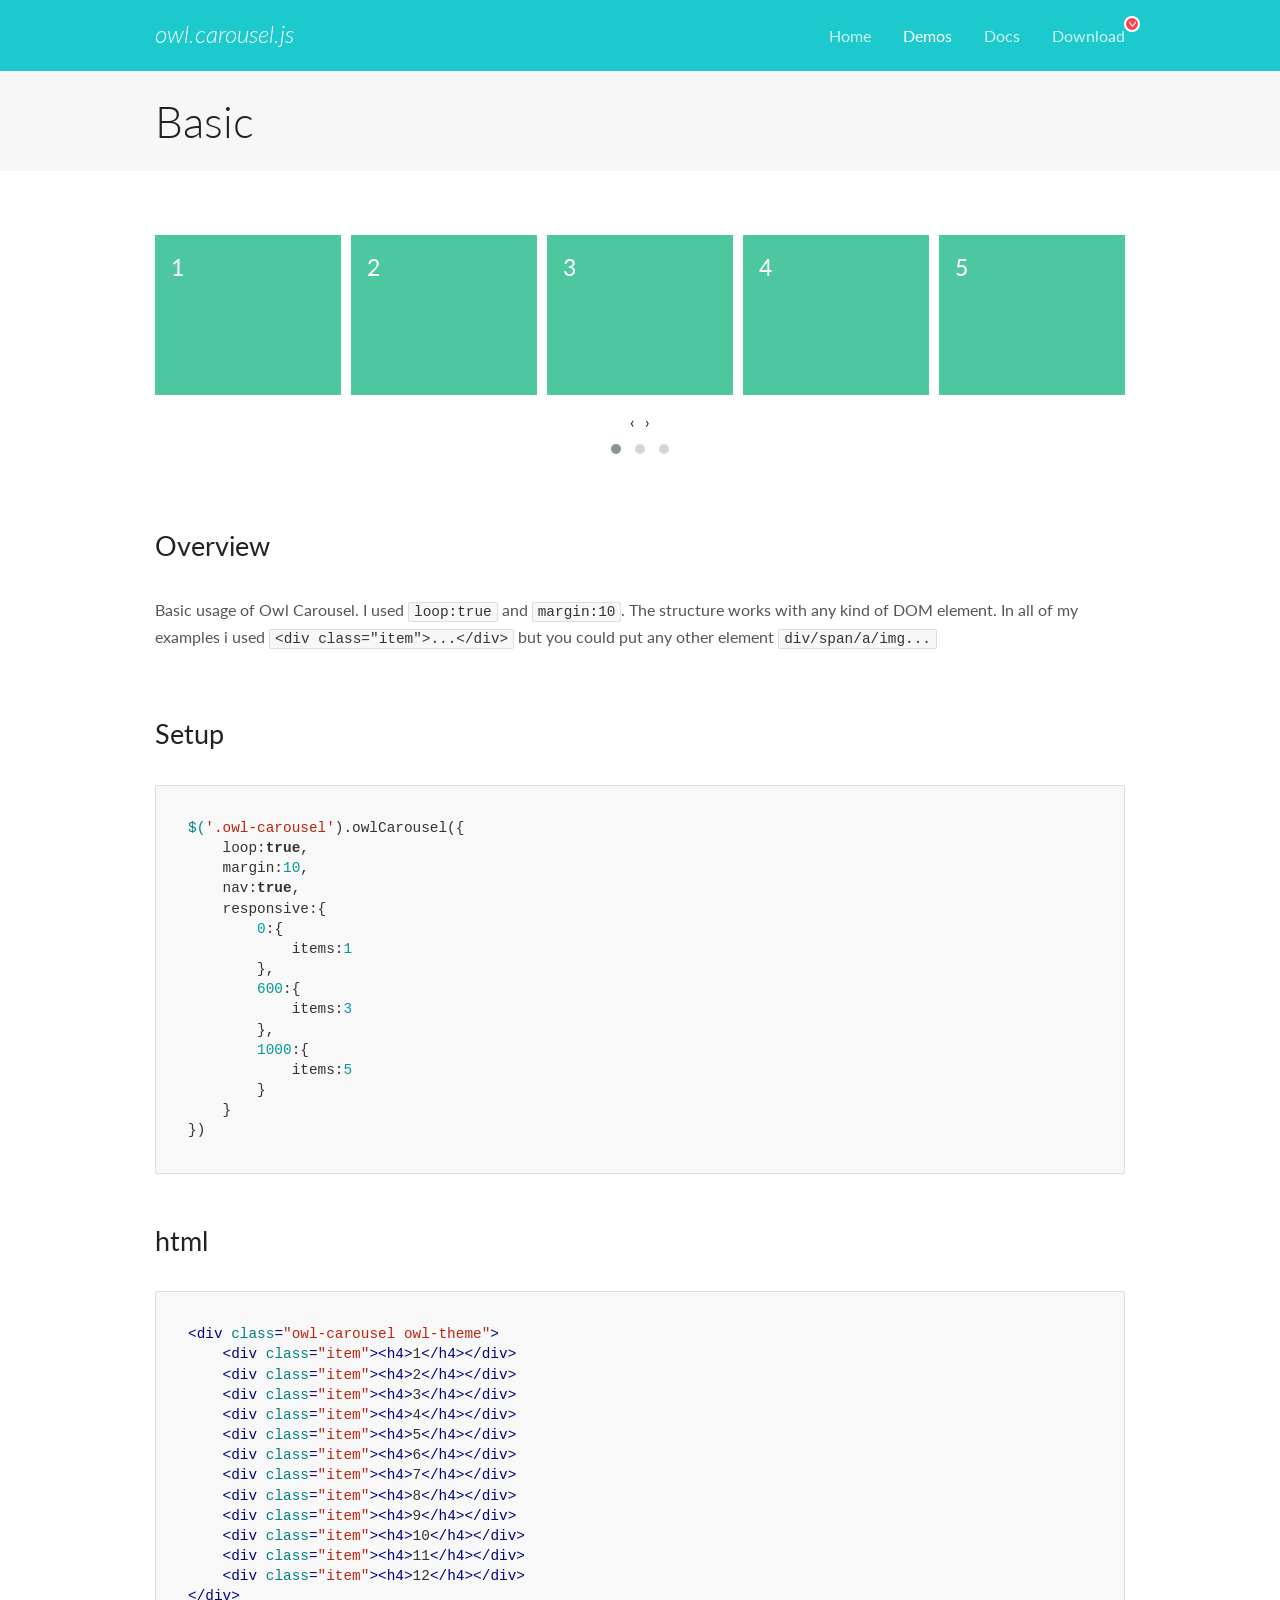
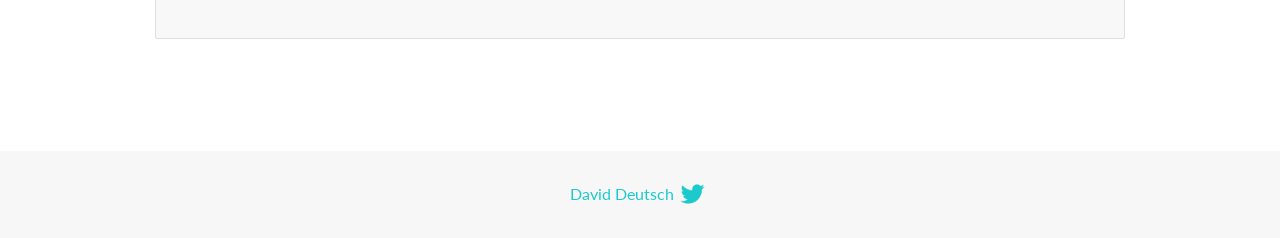
<file: assets/scripts/OwlCarousel2-2.3.4/OwlCarousel2-2.3.4/docs/demos/basic.html>
<!DOCTYPE html>
<html lang="en">
  <head>

    <!-- head -->
    <meta charset="utf-8">
    <meta name="msapplication-tap-highlight" content="no" />
    <meta name="viewport" content="width=device-width, initial-scale=1.0" />
    <meta name="description" content="Basic usage demo">
    <meta name="author" content="David Deutsch">
    <title>
      Basic Demo | Owl Carousel | 2.3.4
    </title>

    <!-- Stylesheets -->
    <link href='https://fonts.googleapis.com/css?family=Lato:300,400,700,400italic,300italic' rel='stylesheet' type='text/css'>
    <link rel="stylesheet" href="../assets/css/docs.theme.min.css">

    <!-- Owl Stylesheets -->
    <link rel="stylesheet" href="../assets/owlcarousel/assets/owl.carousel.min.css">
    <link rel="stylesheet" href="../assets/owlcarousel/assets/owl.theme.default.min.css">

    <!-- HTML5 shim and Respond.js IE8 support of HTML5 elements and media queries -->

    <!--[if lt IE 9]>
      <script src="https://oss.maxcdn.com/libs/html5shiv/3.7.0/html5shiv.js"></script>
      <script src="https://oss.maxcdn.com/libs/respond.js/1.3.0/respond.min.js"></script>
    <![endif]-->

    <!-- Favicons -->
    <link rel="apple-touch-icon-precomposed" sizes="144x144" href="../assets/ico/apple-touch-icon-144-precomposed.png">
    <link rel="shortcut icon" href="../assets/ico/favicon.png">
    <link rel="shortcut icon" href="favicon.ico">

    <!-- Yeah i know js should not be in header. Its required for demos.-->

    <!-- javascript -->
    <script src="../assets/vendors/jquery.min.js"></script>
    <script src="../assets/owlcarousel/owl.carousel.js"></script>
  </head>
  <body>

    <!-- header -->
    <header class="header">
      <div class="row">
        <div class="large-12 columns">
          <div class="brand left">
            <h3>
              <a href="/OwlCarousel2/">owl.carousel.js</a> 
            </h3>
          </div>
          <a id="toggle-nav" class="right">
            <span></span> <span></span> <span></span> 
          </a> 
          <div class="nav-bar">
            <ul class="clearfix">
              <li> <a href="/OwlCarousel2/index.html">Home</a>  </li>
              <li class="active">
                <a href="/OwlCarousel2/demos/demos.html">Demos</a> 
              </li>
              <li> <a href="/OwlCarousel2/docs/started-welcome.html">Docs</a>  </li>
              <li>
                <a href="https://github.com/OwlCarousel2/OwlCarousel2/archive/2.3.4.zip">Download</a> 
                <span class="download"></span> 
              </li>
            </ul>
          </div>
        </div>
      </div>
    </header>

    <!-- title -->
    <section class="title">
      <div class="row">
        <div class="large-12 columns">
          <h1>Basic</h1>
        </div>
      </div>
    </section>

    <!--  Demos -->
    <section id="demos">
      <div class="row">
        <div class="large-12 columns">
          <div class="owl-carousel owl-theme">
            <div class="item">
              <h4>1</h4>
            </div>
            <div class="item">
              <h4>2</h4>
            </div>
            <div class="item">
              <h4>3</h4>
            </div>
            <div class="item">
              <h4>4</h4>
            </div>
            <div class="item">
              <h4>5</h4>
            </div>
            <div class="item">
              <h4>6</h4>
            </div>
            <div class="item">
              <h4>7</h4>
            </div>
            <div class="item">
              <h4>8</h4>
            </div>
            <div class="item">
              <h4>9</h4>
            </div>
            <div class="item">
              <h4>10</h4>
            </div>
            <div class="item">
              <h4>11</h4>
            </div>
            <div class="item">
              <h4>12</h4>
            </div>
          </div>
          <h3 id="overview">Overview</h3>
          <p>Basic usage of Owl Carousel. I used <code>loop:true</code> and <code>margin:10</code>. The structure works with any kind of DOM element. In all of my examples i used <code>&lt;div class=&quot;item&quot;&gt;...&lt;/div&gt;</code> but you could
            put any other element <code>div/span/a/img...</code></p>
          <h3 id="setup">Setup</h3>
          <pre><code>$(&#39;.owl-carousel&#39;).owlCarousel({
    loop:true,
    margin:10,
    nav:true,
    responsive:{
        0:{
            items:1
        },
        600:{
            items:3
        },
        1000:{
            items:5
        }
    }
})</code></pre>
          <h3 id="html">html</h3>
          <pre><code>&lt;div class=&quot;owl-carousel owl-theme&quot;&gt;
    &lt;div class=&quot;item&quot;&gt;&lt;h4&gt;1&lt;/h4&gt;&lt;/div&gt;
    &lt;div class=&quot;item&quot;&gt;&lt;h4&gt;2&lt;/h4&gt;&lt;/div&gt;
    &lt;div class=&quot;item&quot;&gt;&lt;h4&gt;3&lt;/h4&gt;&lt;/div&gt;
    &lt;div class=&quot;item&quot;&gt;&lt;h4&gt;4&lt;/h4&gt;&lt;/div&gt;
    &lt;div class=&quot;item&quot;&gt;&lt;h4&gt;5&lt;/h4&gt;&lt;/div&gt;
    &lt;div class=&quot;item&quot;&gt;&lt;h4&gt;6&lt;/h4&gt;&lt;/div&gt;
    &lt;div class=&quot;item&quot;&gt;&lt;h4&gt;7&lt;/h4&gt;&lt;/div&gt;
    &lt;div class=&quot;item&quot;&gt;&lt;h4&gt;8&lt;/h4&gt;&lt;/div&gt;
    &lt;div class=&quot;item&quot;&gt;&lt;h4&gt;9&lt;/h4&gt;&lt;/div&gt;
    &lt;div class=&quot;item&quot;&gt;&lt;h4&gt;10&lt;/h4&gt;&lt;/div&gt;
    &lt;div class=&quot;item&quot;&gt;&lt;h4&gt;11&lt;/h4&gt;&lt;/div&gt;
    &lt;div class=&quot;item&quot;&gt;&lt;h4&gt;12&lt;/h4&gt;&lt;/div&gt;
&lt;/div&gt;</code></pre>
          <script>
            $(document).ready(function() {
              var owl = $('.owl-carousel');
              owl.owlCarousel({
                margin: 10,
                nav: true,
                loop: true,
                responsive: {
                  0: {
                    items: 1
                  },
                  600: {
                    items: 3
                  },
                  1000: {
                    items: 5
                  }
                }
              })
            })
          </script>
        </div>
      </div>
    </section>

    <!-- footer -->
    <footer class="footer">
      <div class="row">
        <div class="large-12 columns">
          <h5>
            <a href="/OwlCarousel2/docs/support-contact.html">David Deutsch</a> 
            <a id="custom-tweet-button" href="https://twitter.com/share?url=https://github.com/OwlCarousel2/OwlCarousel2&text=Owl Carousel - This is so awesome! " target="_blank"></a> 
          </h5>
        </div>
      </div>
    </footer>

    <!-- vendors -->
    <script src="../assets/vendors/highlight.js"></script>
    <script src="../assets/js/app.js"></script>
  </body>
</html>
</file>
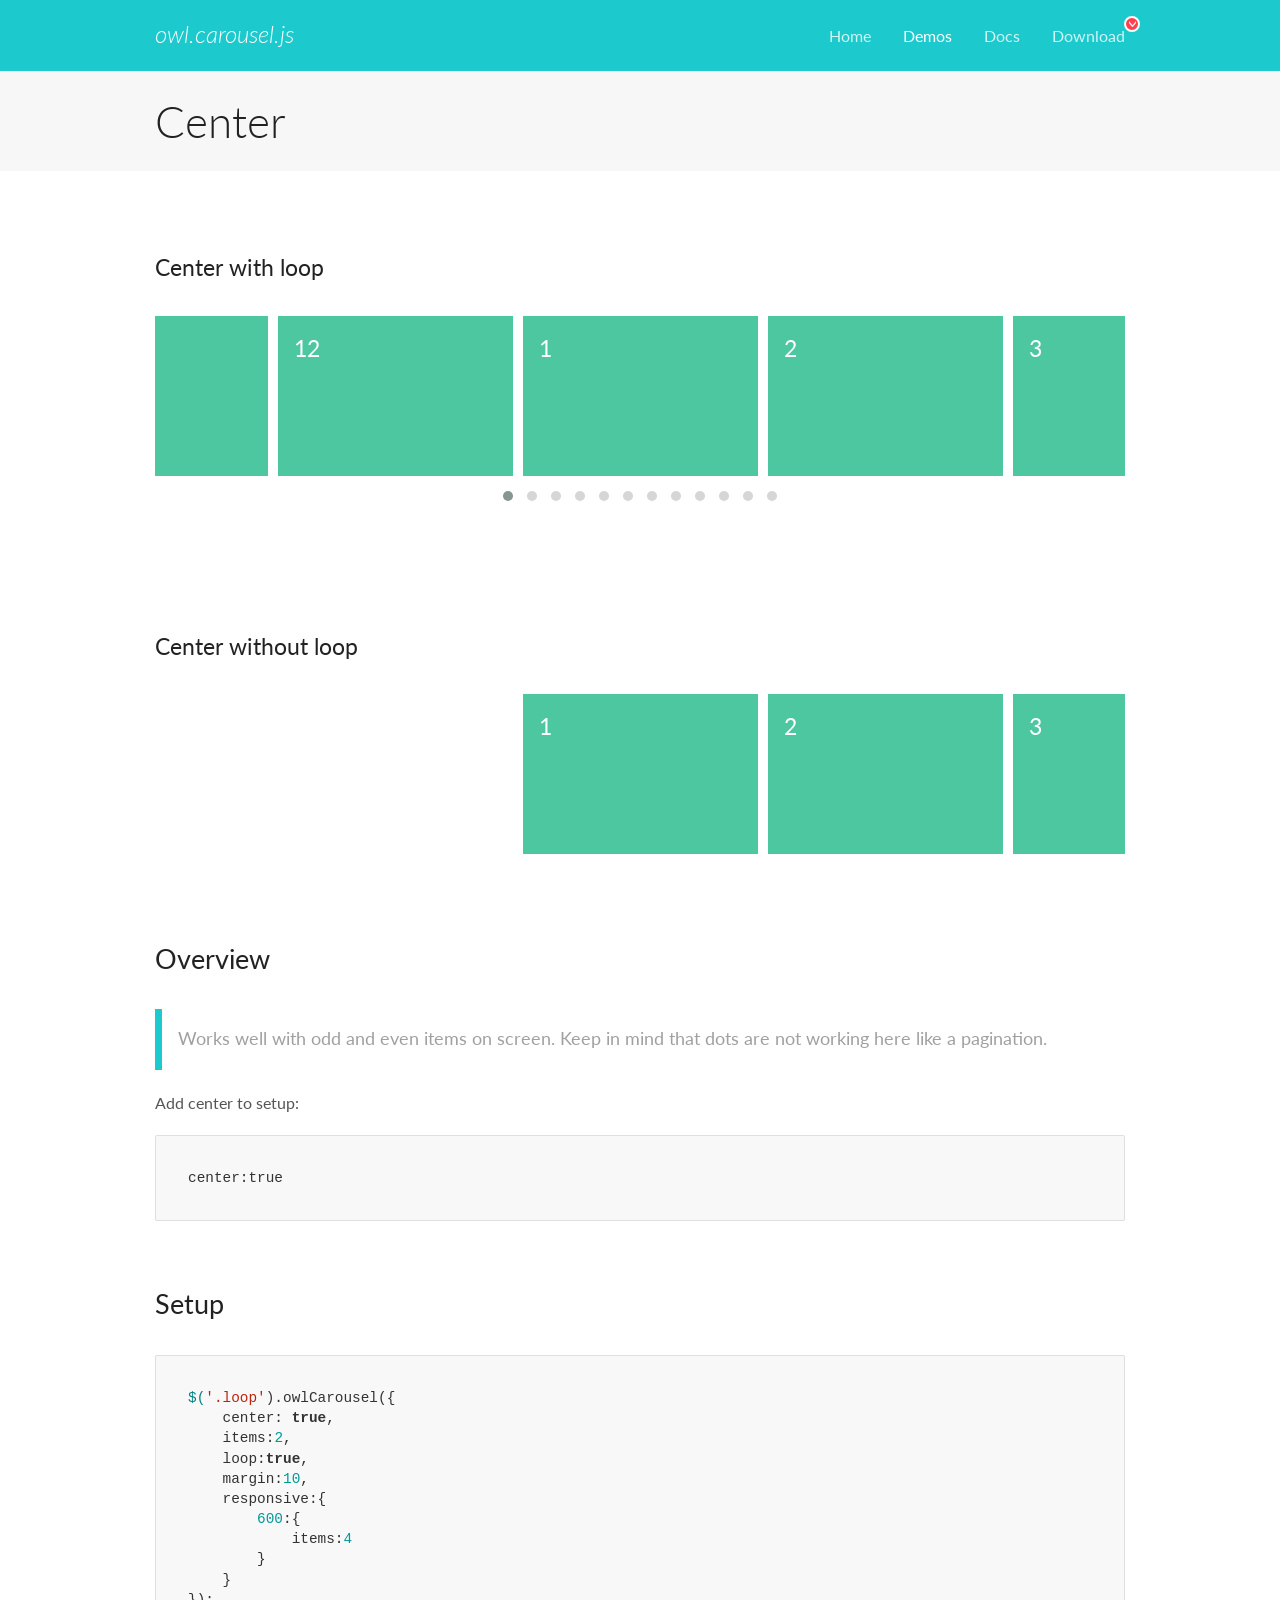
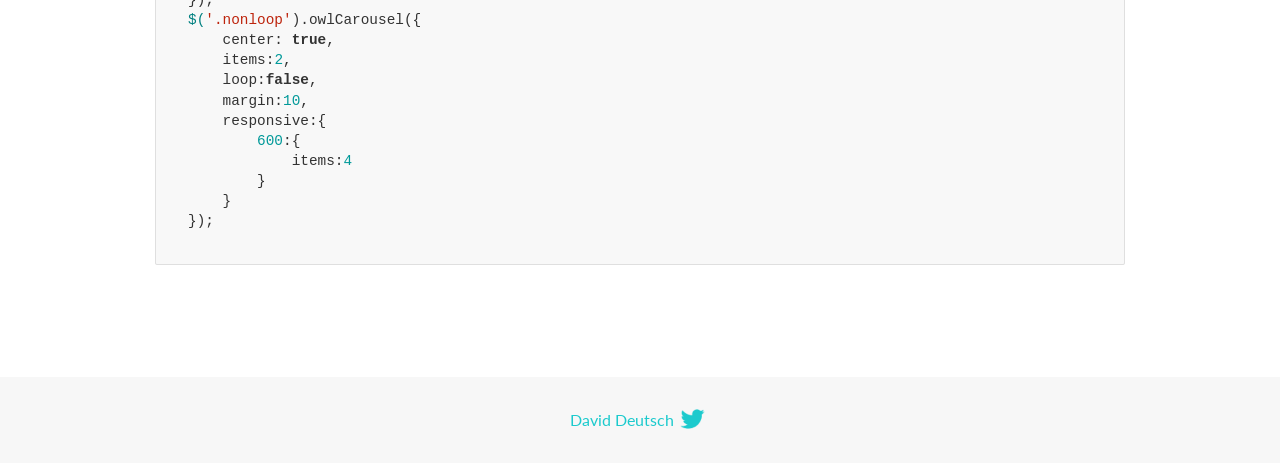
<file: assets/scripts/OwlCarousel2-2.3.4/OwlCarousel2-2.3.4/docs/demos/center.html>
<!DOCTYPE html>
<html lang="en">
  <head>

    <!-- head -->
    <meta charset="utf-8">
    <meta name="msapplication-tap-highlight" content="no" />
    <meta name="viewport" content="width=device-width, initial-scale=1.0" />
    <meta name="description" content="Center carousel">
    <meta name="author" content="David Deutsch">
    <title>
      Center Demo | Owl Carousel | 2.3.4
    </title>

    <!-- Stylesheets -->
    <link href='https://fonts.googleapis.com/css?family=Lato:300,400,700,400italic,300italic' rel='stylesheet' type='text/css'>
    <link rel="stylesheet" href="../assets/css/docs.theme.min.css">

    <!-- Owl Stylesheets -->
    <link rel="stylesheet" href="../assets/owlcarousel/assets/owl.carousel.min.css">
    <link rel="stylesheet" href="../assets/owlcarousel/assets/owl.theme.default.min.css">

    <!-- HTML5 shim and Respond.js IE8 support of HTML5 elements and media queries -->

    <!--[if lt IE 9]>
      <script src="https://oss.maxcdn.com/libs/html5shiv/3.7.0/html5shiv.js"></script>
      <script src="https://oss.maxcdn.com/libs/respond.js/1.3.0/respond.min.js"></script>
    <![endif]-->

    <!-- Favicons -->
    <link rel="apple-touch-icon-precomposed" sizes="144x144" href="../assets/ico/apple-touch-icon-144-precomposed.png">
    <link rel="shortcut icon" href="../assets/ico/favicon.png">
    <link rel="shortcut icon" href="favicon.ico">

    <!-- Yeah i know js should not be in header. Its required for demos.-->

    <!-- javascript -->
    <script src="../assets/vendors/jquery.min.js"></script>
    <script src="../assets/owlcarousel/owl.carousel.js"></script>
  </head>
  <body>

    <!-- header -->
    <header class="header">
      <div class="row">
        <div class="large-12 columns">
          <div class="brand left">
            <h3>
              <a href="/OwlCarousel2/">owl.carousel.js</a> 
            </h3>
          </div>
          <a id="toggle-nav" class="right">
            <span></span> <span></span> <span></span> 
          </a> 
          <div class="nav-bar">
            <ul class="clearfix">
              <li> <a href="/OwlCarousel2/index.html">Home</a>  </li>
              <li class="active">
                <a href="/OwlCarousel2/demos/demos.html">Demos</a> 
              </li>
              <li> <a href="/OwlCarousel2/docs/started-welcome.html">Docs</a>  </li>
              <li>
                <a href="https://github.com/OwlCarousel2/OwlCarousel2/archive/2.3.4.zip">Download</a> 
                <span class="download"></span> 
              </li>
            </ul>
          </div>
        </div>
      </div>
    </header>

    <!-- title -->
    <section class="title">
      <div class="row">
        <div class="large-12 columns">
          <h1>Center</h1>
        </div>
      </div>
    </section>

    <!--  Demos -->
    <section id="demos">
      <div class="row">
        <div class="large-12 columns">
          <h4 id="center-with-loop">Center with loop</h4>
          <div class="loop owl-carousel owl-theme">
            <div class="item">
              <h4>1</h4>
            </div>
            <div class="item">
              <h4>2</h4>
            </div>
            <div class="item">
              <h4>3</h4>
            </div>
            <div class="item">
              <h4>4</h4>
            </div>
            <div class="item">
              <h4>5</h4>
            </div>
            <div class="item">
              <h4>6</h4>
            </div>
            <div class="item">
              <h4>7</h4>
            </div>
            <div class="item">
              <h4>8</h4>
            </div>
            <div class="item">
              <h4>9</h4>
            </div>
            <div class="item">
              <h4>10</h4>
            </div>
            <div class="item">
              <h4>11</h4>
            </div>
            <div class="item">
              <h4>12</h4>
            </div>
          </div>
          <br>
          <h4 id="center-without-loop">Center without loop</h4>
          <div class="nonloop owl-carousel">
            <div class="item">
              <h4>1</h4>
            </div>
            <div class="item">
              <h4>2</h4>
            </div>
            <div class="item">
              <h4>3</h4>
            </div>
            <div class="item">
              <h4>4</h4>
            </div>
            <div class="item">
              <h4>5</h4>
            </div>
            <div class="item">
              <h4>6</h4>
            </div>
            <div class="item">
              <h4>7</h4>
            </div>
            <div class="item">
              <h4>8</h4>
            </div>
            <div class="item">
              <h4>9</h4>
            </div>
            <div class="item">
              <h4>10</h4>
            </div>
            <div class="item">
              <h4>11</h4>
            </div>
            <div class="item">
              <h4>12</h4>
            </div>
          </div>
          <h3 id="overview">Overview</h3>
          <blockquote>
            <p>Works well with odd and even items on screen. Keep in mind that dots are not working here like a pagination.</p>
          </blockquote>
          <p>Add center to setup:</p>
          <pre><code>center:true</code></pre>
          <h3 id="setup">Setup</h3>
          <pre><code>$(&#39;.loop&#39;).owlCarousel({
    center: true,
    items:2,
    loop:true,
    margin:10,
    responsive:{
        600:{
            items:4
        }
    }
});
$(&#39;.nonloop&#39;).owlCarousel({
    center: true,
    items:2,
    loop:false,
    margin:10,
    responsive:{
        600:{
            items:4
        }
    }
});</code></pre>
          <script>
            jQuery(document).ready(function($) {
              $('.loop').owlCarousel({
                center: true,
                items: 2,
                loop: true,
                margin: 10,
                responsive: {
                  600: {
                    items: 4
                  }
                }
              });
              $('.nonloop').owlCarousel({
                center: true,
                items: 2,
                loop: false,
                margin: 10,
                responsive: {
                  600: {
                    items: 4
                  }
                }
              });
            });
          </script>
        </div>
      </div>
    </section>

    <!-- footer -->
    <footer class="footer">
      <div class="row">
        <div class="large-12 columns">
          <h5>
            <a href="/OwlCarousel2/docs/support-contact.html">David Deutsch</a> 
            <a id="custom-tweet-button" href="https://twitter.com/share?url=https://github.com/OwlCarousel2/OwlCarousel2&text=Owl Carousel - This is so awesome! " target="_blank"></a> 
          </h5>
        </div>
      </div>
    </footer>

    <!-- vendors -->
    <script src="../assets/vendors/highlight.js"></script>
    <script src="../assets/js/app.js"></script>
  </body>
</html>
</file>
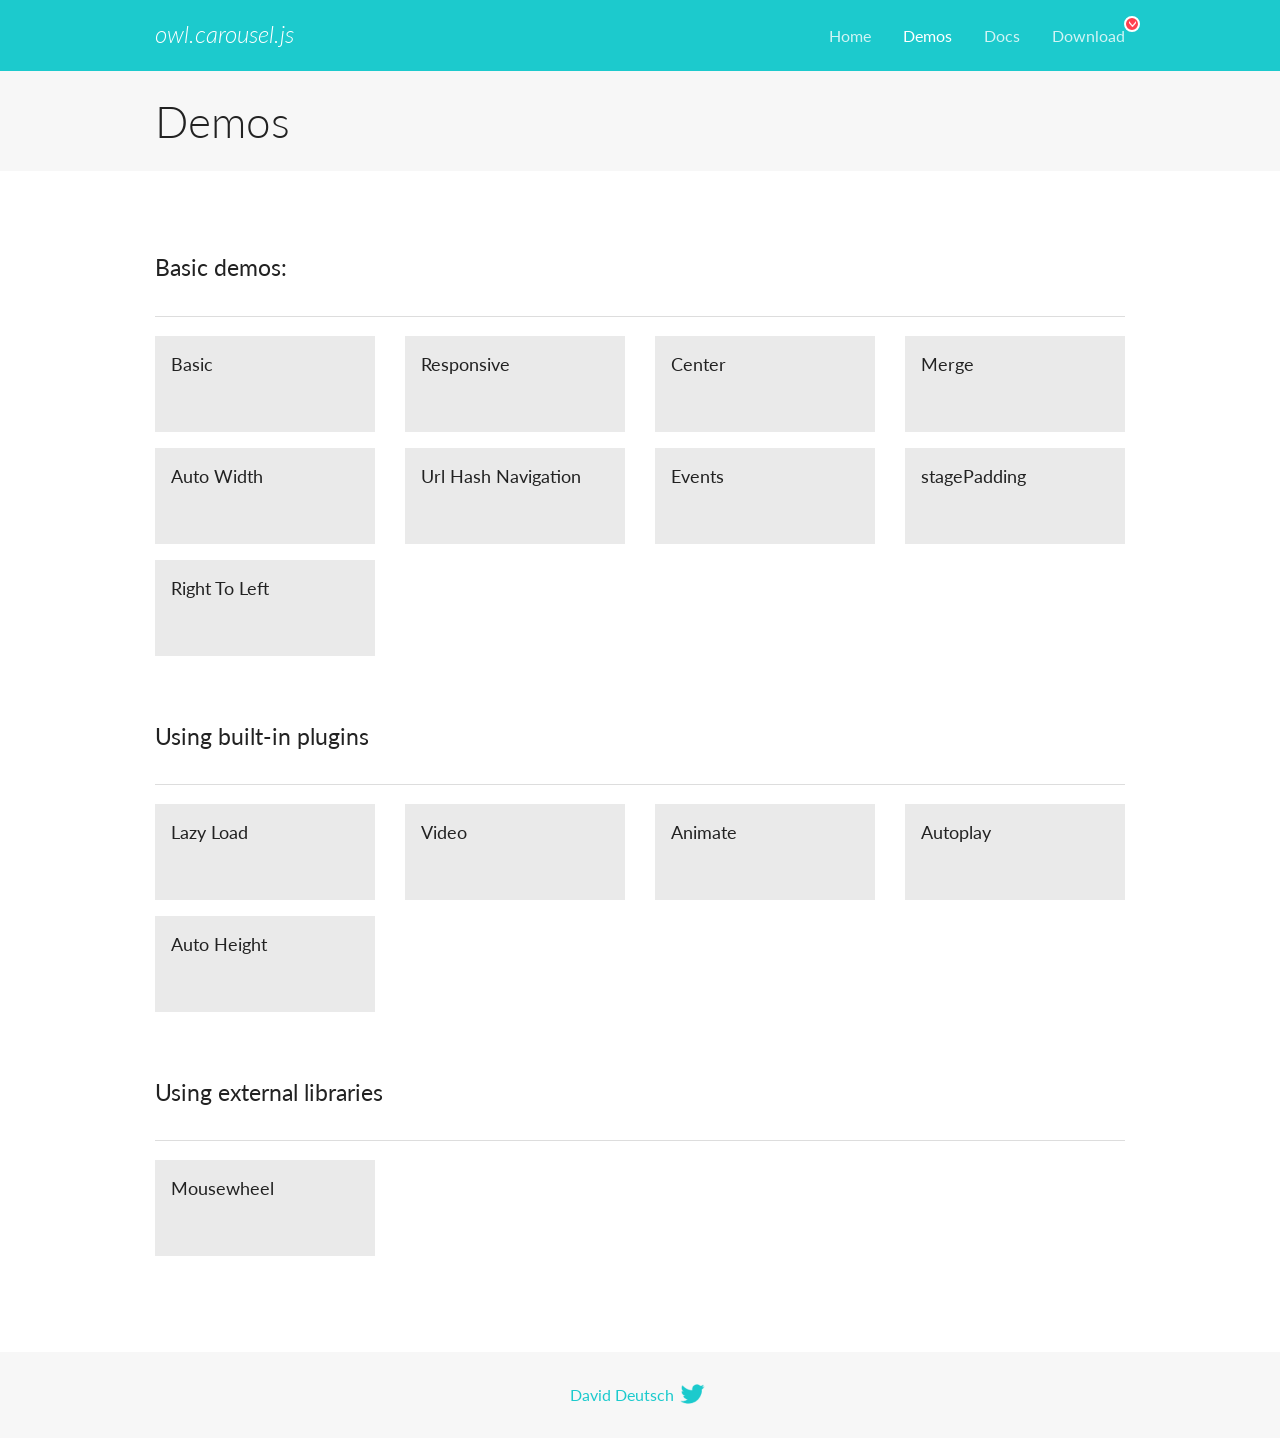
<file: assets/scripts/OwlCarousel2-2.3.4/OwlCarousel2-2.3.4/docs/demos/demos.html>
<!DOCTYPE html>
<html lang="en">
  <head>

    <!-- head -->
    <meta charset="utf-8">
    <meta name="msapplication-tap-highlight" content="no" />
    <meta name="viewport" content="width=device-width, initial-scale=1.0" />
    <meta name="description" content="A list of Owl Carousel examples.">
    <meta name="author" content="David Deutsch">
    <title>
      Demos | Owl Carousel | 2.3.4
    </title>

    <!-- Stylesheets -->
    <link href='https://fonts.googleapis.com/css?family=Lato:300,400,700,400italic,300italic' rel='stylesheet' type='text/css'>
    <link rel="stylesheet" href="../assets/css/docs.theme.min.css">

    <!-- Owl Stylesheets -->
    <link rel="stylesheet" href="../assets/owlcarousel/assets/owl.carousel.min.css">
    <link rel="stylesheet" href="../assets/owlcarousel/assets/owl.theme.default.min.css">

    <!-- HTML5 shim and Respond.js IE8 support of HTML5 elements and media queries -->

    <!--[if lt IE 9]>
      <script src="https://oss.maxcdn.com/libs/html5shiv/3.7.0/html5shiv.js"></script>
      <script src="https://oss.maxcdn.com/libs/respond.js/1.3.0/respond.min.js"></script>
    <![endif]-->

    <!-- Favicons -->
    <link rel="apple-touch-icon-precomposed" sizes="144x144" href="../assets/ico/apple-touch-icon-144-precomposed.png">
    <link rel="shortcut icon" href="../assets/ico/favicon.png">
    <link rel="shortcut icon" href="favicon.ico">

    <!-- Yeah i know js should not be in header. Its required for demos.-->

    <!-- javascript -->
    <script src="../assets/vendors/jquery.min.js"></script>
    <script src="../assets/owlcarousel/owl.carousel.js"></script>
  </head>
  <body>

    <!-- header -->
    <header class="header">
      <div class="row">
        <div class="large-12 columns">
          <div class="brand left">
            <h3>
              <a href="/OwlCarousel2/">owl.carousel.js</a> 
            </h3>
          </div>
          <a id="toggle-nav" class="right">
            <span></span> <span></span> <span></span> 
          </a> 
          <div class="nav-bar">
            <ul class="clearfix">
              <li> <a href="/OwlCarousel2/index.html">Home</a>  </li>
              <li class="active">
                <a href="/OwlCarousel2/demos/demos.html">Demos</a> 
              </li>
              <li> <a href="/OwlCarousel2/docs/started-welcome.html">Docs</a>  </li>
              <li>
                <a href="https://github.com/OwlCarousel2/OwlCarousel2/archive/2.3.4.zip">Download</a> 
                <span class="download"></span> 
              </li>
            </ul>
          </div>
        </div>
      </div>
    </header>

    <!-- title -->
    <section class="title">
      <div class="row">
        <div class="large-12 columns">
          <h1>Demos</h1>
        </div>
      </div>
    </section>

    <!--  Demos -->
    <section id="demos">
      <div class="row">
        <div class="large-12 columns">
          <h4 id="basic-demos-">Basic demos:</h4>
          <hr>
          <div class="demo-list">
            <div class="row">
              <div class="small-6 medium-4 large-3 columns">
                <a href="basic.html" class="demo-block">
                  <h5>Basic </h5>
                </a> 
              </div>
              <div class="small-6 medium-4 large-3 columns">
                <a href="responsive.html" class="demo-block">
                  <h5>Responsive </h5>
                </a> 
              </div>
              <div class="small-6 medium-4 large-3 columns">
                <a href="center.html" class="demo-block">
                  <h5>Center </h5>
                </a> 
              </div>
              <div class="small-6 medium-4 large-3 columns">
                <a href="merge.html" class="demo-block">
                  <h5>Merge </h5>
                </a> 
              </div>
              <div class="small-6 medium-4 large-3 columns">
                <a href="autowidth.html" class="demo-block">
                  <h5>Auto Width </h5>
                </a> 
              </div>
              <div class="small-6 medium-4 large-3 columns">
                <a href="urlhashnav.html" class="demo-block">
                  <h5>Url Hash Navigation </h5>
                </a> 
              </div>
              <div class="small-6 medium-4 large-3 columns">
                <a href="events.html" class="demo-block">
                  <h5>Events </h5>
                </a> 
              </div>
              <div class="small-6 medium-4 large-3 columns">
                <a href="stagepadding.html" class="demo-block">
                  <h5>stagePadding </h5>
                </a> 
              </div>
              <div class="small-6 medium-4 large-3 columns">
                <a href="rtl.html" class="demo-block">
                  <h5>Right To Left </h5>
                </a> 
              </div>
            </div>
          </div>
          <h4 id="using-built-in-plugins">Using built-in plugins</h4>
          <hr>
          <div class="demo-list">
            <div class="row">
              <div class="small-6 medium-4 large-3 columns">
                <a href="lazyLoad.html" class="demo-block">
                  <h5>Lazy Load </h5>
                </a> 
              </div>
              <div class="small-6 medium-4 large-3 columns">
                <a href="video.html" class="demo-block">
                  <h5>Video </h5>
                </a> 
              </div>
              <div class="small-6 medium-4 large-3 columns">
                <a href="animate.html" class="demo-block">
                  <h5>Animate </h5>
                </a> 
              </div>
              <div class="small-6 medium-4 large-3 columns">
                <a href="autoplay.html" class="demo-block">
                  <h5>Autoplay </h5>
                </a> 
              </div>
              <div class="small-6 medium-4 large-3 columns">
                <a href="autoheight.html" class="demo-block">
                  <h5>Auto Height </h5>
                </a> 
              </div>
            </div>
          </div>
          <h4 id="using-external-libraries">Using external libraries</h4>
          <hr>
          <div class="demo-list">
            <div class="row">
              <div class="small-6 medium-4 large-3 columns">
                <a href="mousewheel.html" class="demo-block">
                  <h5>Mousewheel </h5>
                </a> 
              </div>
            </div>
          </div>
        </div>
      </div>
    </section>

    <!-- footer -->
    <footer class="footer">
      <div class="row">
        <div class="large-12 columns">
          <h5>
            <a href="/OwlCarousel2/docs/support-contact.html">David Deutsch</a> 
            <a id="custom-tweet-button" href="https://twitter.com/share?url=https://github.com/OwlCarousel2/OwlCarousel2&text=Owl Carousel - This is so awesome! " target="_blank"></a> 
          </h5>
        </div>
      </div>
    </footer>

    <!-- vendors -->
    <script src="../assets/vendors/highlight.js"></script>
    <script src="../assets/js/app.js"></script>
  </body>
</html>
</file>
